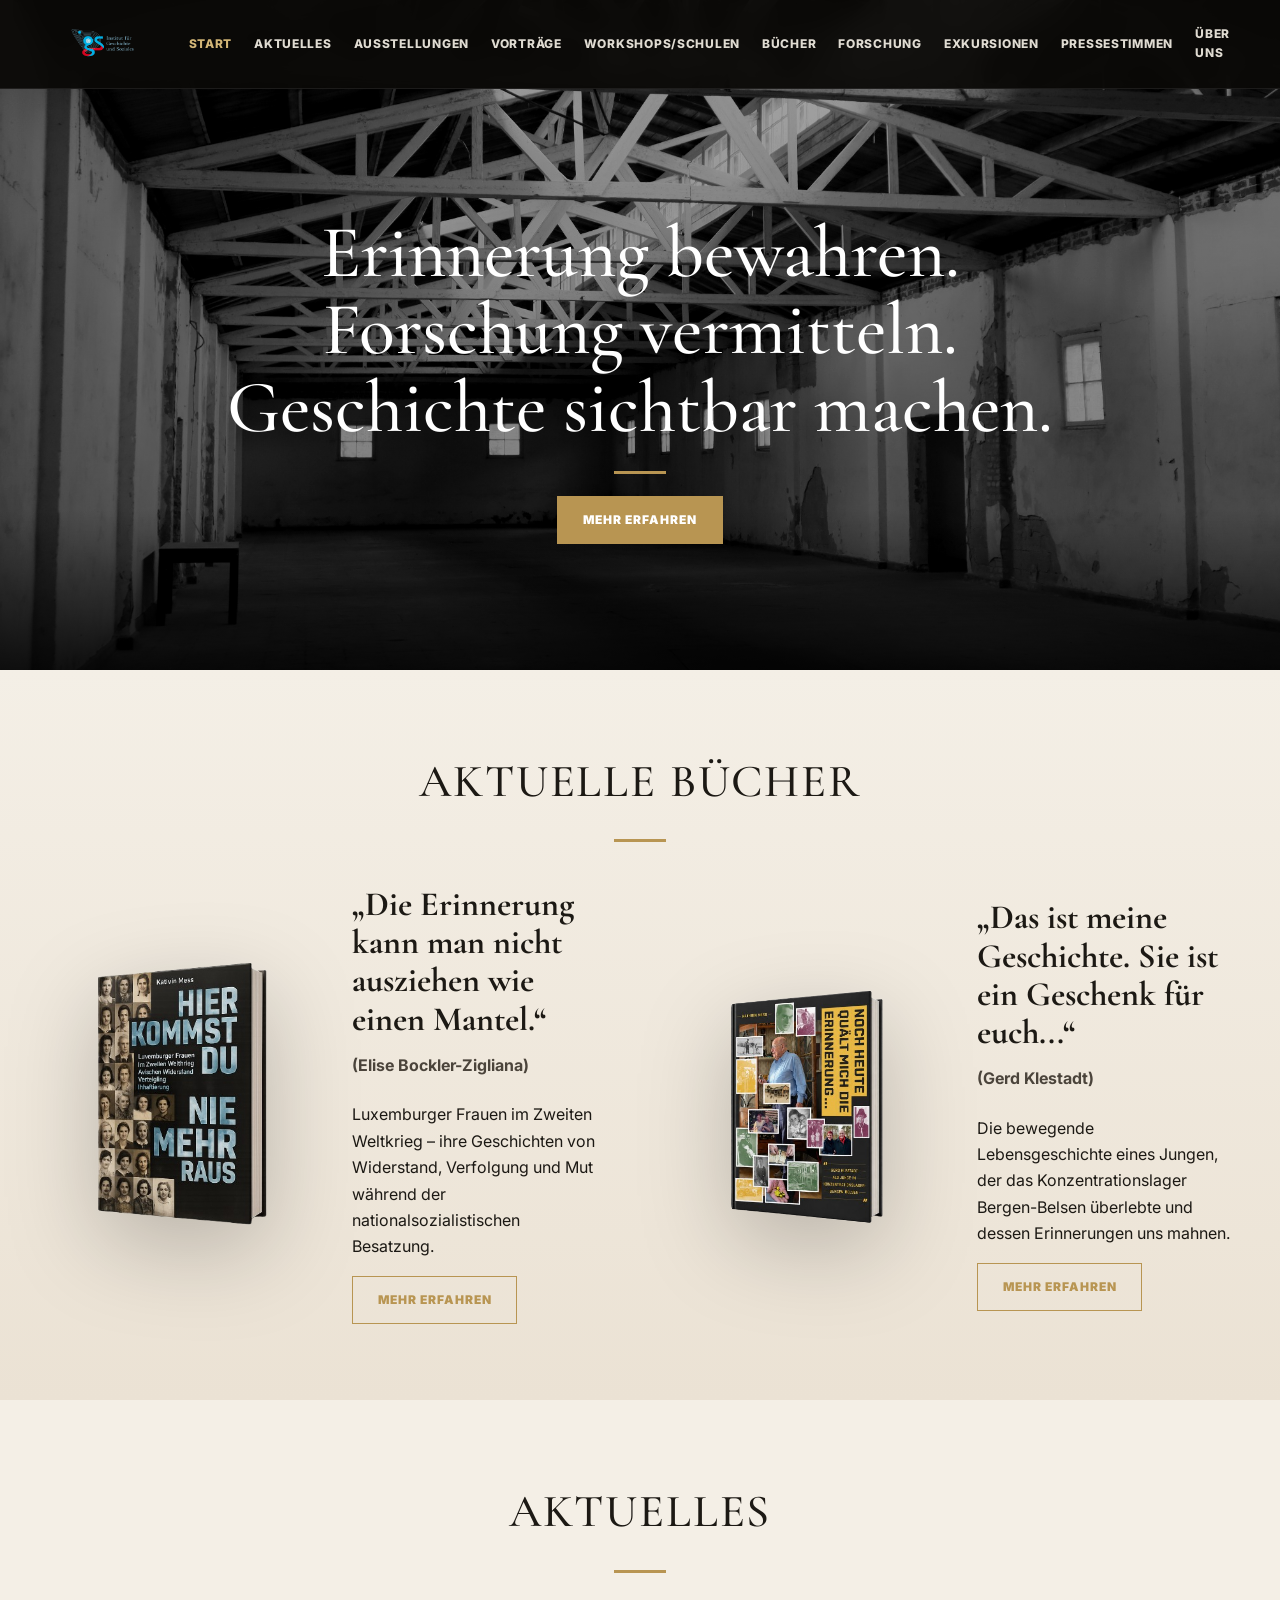
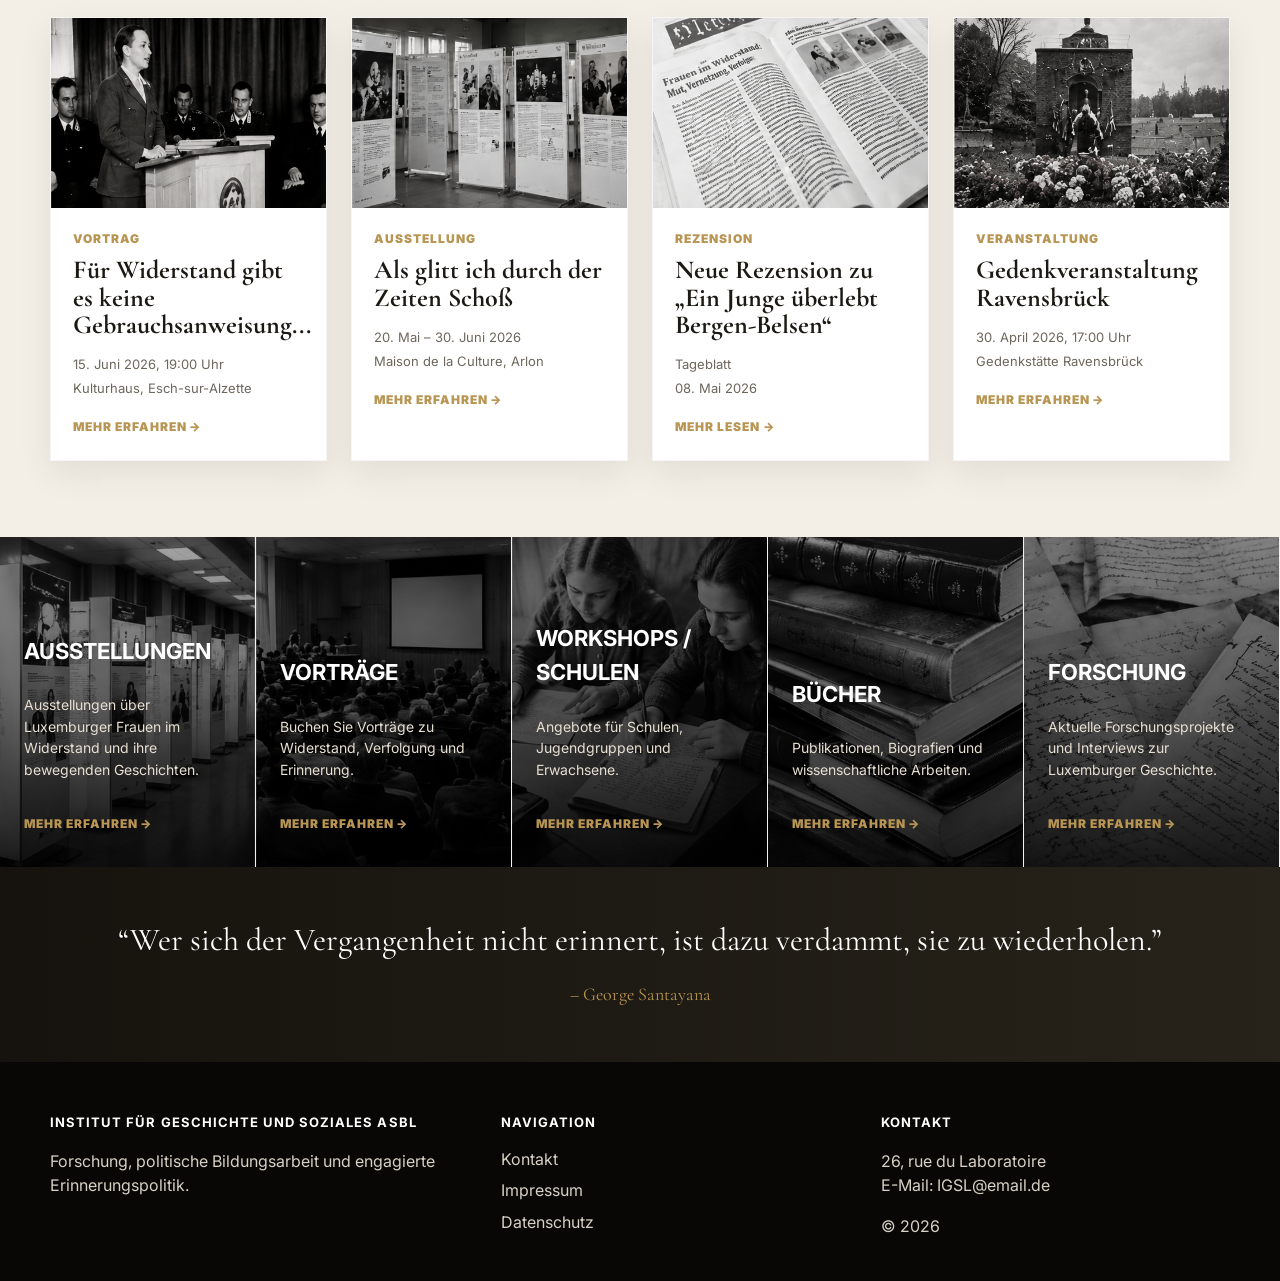
<file: index.html>
<!doctype html>
<html lang="de">
<head>
  <meta charset="utf-8">
  <meta name="viewport" content="width=device-width, initial-scale=1">
  <title>Start | Institut für Geschichte und Soziales</title>
  <meta name="description" content="Institut für Geschichte und Soziales ASBL – Forschung, Ausstellungen, Vorträge und politische Bildungsarbeit.">
  <link rel="preconnect" href="https://fonts.googleapis.com">
  <link rel="preconnect" href="https://fonts.gstatic.com" crossorigin>
  <link href="https://fonts.googleapis.com/css2?family=Cormorant+Garamond:wght@400;500;600;700&family=Inter:wght@400;600;700;800;900&display=swap" rel="stylesheet">
  <link rel="stylesheet" href="assets/css/style.css">
</head>
<body>
<header class="topbar">
  <div class="container nav">
    <a class="logo" href="index.html">
  <img src="assets/img/logo/igs-logo.png"
       alt="Institut für Geschichte und Soziales"
       class="logo-image">
</a>
    <nav class="menu">
      <a class="active" href="index.html">Start</a>
      <a class="" href="aktuelles.html">Aktuelles</a>
      <a class="" href="ausstellungen.html">Ausstellungen</a>
      <a class="" href="vortraege.html">Vorträge</a>
      <a class="" href="workshops.html">Workshops/Schulen</a>
      <a class="" href="buecher.html">Bücher</a>
      <a class="" href="forschung.html">Forschung</a>
      <a class="" href="exkursionen.html">Exkursionen</a>
      <a class="" href="presse.html">Pressestimmen</a>
      <a class="" href="ueber-uns.html">Über uns</a>
          </nav>
    <button class="mobile-toggle" aria-label="Menü öffnen">☰</button>
  </div>
</header>

<main>
<section class="hero" data-slideshow style="--hero-image:url('assets/img/hero/hero-01.jpg')">
  <div class="hero-inner">
    <h1>Erinnerung bewahren.<br>Forschung vermitteln.<br>Geschichte sichtbar machen.</h1>
    <div class="gold-line"></div>
    <a class="btn" href="ueber-uns.html">Mehr erfahren</a>
  </div>
</section>

<section class="section soft">
  <div class="container">
    <div class="section-title"><h2>Aktuelle Bücher</h2><div class="gold-line"></div></div>
    <div class="books-feature">
      <article class="book-card">
        <img class="book-cover" src="assets/img/books/book-frauen.png" alt="Buchcover Luxemburger Frauen im Zweiten Weltkrieg">
        <div>
          <h3 class="book-title">„Die Erinnerung kann man nicht ausziehen wie einen Mantel.“</h3>
          <div class="book-author">(Elise Bockler-Zigliana)</div>
          <p>Luxemburger Frauen im Zweiten Weltkrieg – ihre Geschichten von Widerstand, Verfolgung und Mut während der nationalsozialistischen Besatzung.</p>
          <a class="btn ghost" href="buecher.html">Mehr erfahren</a>
        </div>
      </article>
      <article class="book-card">
        <img class="book-cover" src="assets/img/books/book-klestadt.png" alt="Buchcover Gerd Klestadt">
        <div>
          <h3 class="book-title">„Das ist meine Geschichte. Sie ist ein Geschenk für euch...“</h3>
          <div class="book-author">(Gerd Klestadt)</div>
          <p>Die bewegende Lebensgeschichte eines Jungen, der das Konzentrationslager Bergen-Belsen überlebte und dessen Erinnerungen uns mahnen.</p>
          <a class="btn ghost" href="buecher.html">Mehr erfahren</a>
        </div>
      </article>
    </div>
  </div>
</section>

<section class="section">
  <div class="container">
    <div class="section-title"><h2>Aktuelles</h2><div class="gold-line"></div></div>
    <div class="grid grid-4">
      <article class="news-card"><img class="news-img" src="assets/img/news/vortrag.jpg"><div class="news-body"><div class="kicker">Vortrag</div><h3>Für Widerstand gibt es keine Gebrauchsanweisung...</h3><div class="meta"><span>15. Juni 2026, 19:00 Uhr</span><span>Kulturhaus, Esch-sur-Alzette</span></div><a class="link" href="aktuelles.html">Mehr erfahren →</a></div></article>
      <article class="news-card"><img class="news-img" src="assets/img/news/ausstellung.jpg"><div class="news-body"><div class="kicker">Ausstellung</div><h3>Als glitt ich durch der Zeiten Schoß</h3><div class="meta"><span>20. Mai – 30. Juni 2026</span><span>Maison de la Culture, Arlon</span></div><a class="link" href="ausstellungen.html">Mehr erfahren →</a></div></article>
      <article class="news-card"><img class="news-img" src="assets/img/news/rezension.jpg"><div class="news-body"><div class="kicker">Rezension</div><h3>Neue Rezension zu „Ein Junge überlebt Bergen-Belsen“</h3><div class="meta"><span>Tageblatt</span><span>08. Mai 2026</span></div><a class="link" href="presse.html">Mehr lesen →</a></div></article>
      <article class="news-card"><img class="news-img" src="assets/img/news/veranstaltung.jpg"><div class="news-body"><div class="kicker">Veranstaltung</div><h3>Gedenkveranstaltung Ravensbrück</h3><div class="meta"><span>30. April 2026, 17:00 Uhr</span><span>Gedenkstätte Ravensbrück</span></div><a class="link" href="aktuelles.html">Mehr erfahren →</a></div></article>
    </div>
  </div>
</section>

<section class="feature-tiles">
  <a class="tile" href="ausstellungen.html" style="--tile-img:url('assets/img/sections/ausstellungen.jpg')"><h3>Ausstellungen</h3><p>Ausstellungen über Luxemburger Frauen im Widerstand und ihre bewegenden Geschichten.</p><span class="link">Mehr erfahren →</span></a>
  <a class="tile" href="vortraege.html" style="--tile-img:url('assets/img/sections/vortraege.jpg')"><h3>Vorträge</h3><p>Buchen Sie Vorträge zu Widerstand, Verfolgung und Erinnerung.</p><span class="link">Mehr erfahren →</span></a>
  <a class="tile" href="workshops.html" style="--tile-img:url('assets/img/sections/workshops.jpg')"><h3>Workshops / Schulen</h3><p>Angebote für Schulen, Jugendgruppen und Erwachsene.</p><span class="link">Mehr erfahren →</span></a>
  <a class="tile" href="buecher.html" style="--tile-img:url('assets/img/sections/buecher.jpg')"><h3>Bücher</h3><p>Publikationen, Biografien und wissenschaftliche Arbeiten.</p><span class="link">Mehr erfahren →</span></a>
  <a class="tile" href="forschung.html" style="--tile-img:url('assets/img/sections/forschung.jpg')"><h3>Forschung</h3><p>Aktuelle Forschungsprojekte und Interviews zur Luxemburger Geschichte.</p><span class="link">Mehr erfahren →</span></a>
</section>

<section class="quote-band"><div class="container"><p class="quote">“Wer sich der Vergangenheit nicht erinnert, ist dazu verdammt, sie zu wiederholen.”<br><span style="font-size:18px;color:var(--gold)">– George Santayana</span></p></div></section>
</main>

<footer class="footer">
  <div class="container footer-grid">
    <div>
      <h4>Institut für Geschichte und Soziales ASBL</h4>
      <p>Forschung, politische Bildungsarbeit und engagierte Erinnerungspolitik.</p>
    </div>
    <div>
      <h4>Navigation</h4>
      <a href="kontakt.html">Kontakt</a>
      <a href="impressum.html">Impressum</a>
      <a href="datenschutz.html">Datenschutz</a>
    </div>
    <div>
      <h4>Kontakt</h4>
      <p>26, rue du Laboratoire<br>E-Mail: IGSL@email.de</p>
      <p>© 2026</p>
    </div>
  </div>
</footer>
<script src="assets/js/main.js"></script>
</body>
</html>
</file>
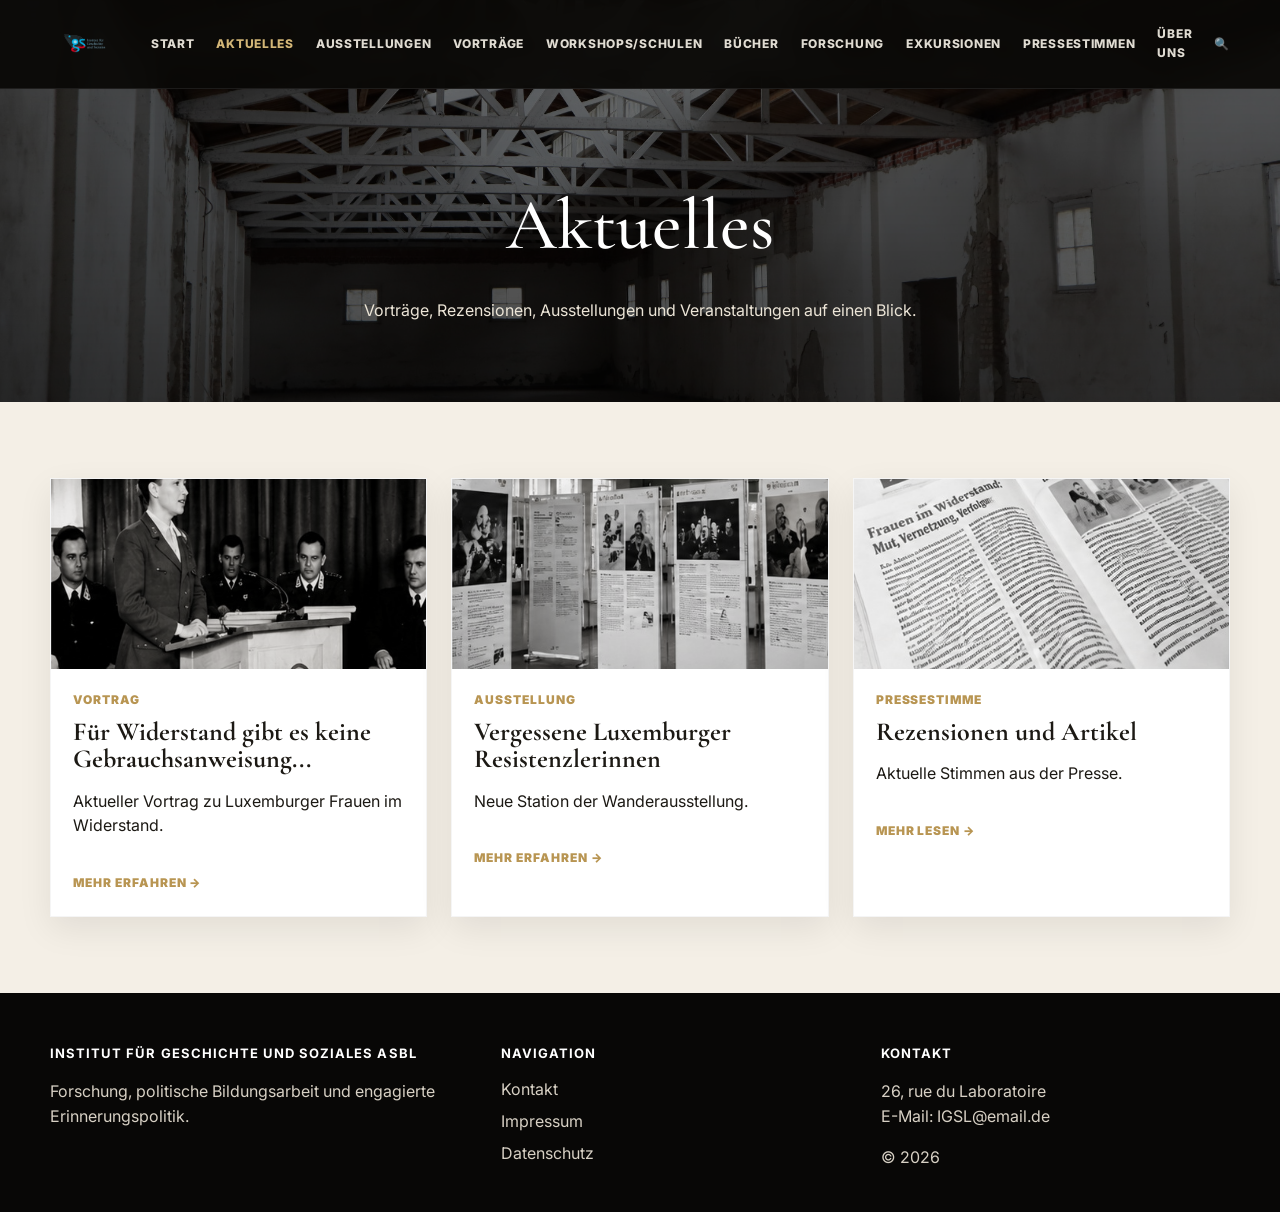
<file: aktuelles.html>
<!doctype html>
<html lang="de">
<head>
  <meta charset="utf-8">
  <meta name="viewport" content="width=device-width, initial-scale=1">
  <title>Aktuelles | Institut für Geschichte und Soziales</title>
  <meta name="description" content="Institut für Geschichte und Soziales ASBL – Forschung, Ausstellungen, Vorträge und politische Bildungsarbeit.">
  <link rel="preconnect" href="https://fonts.googleapis.com">
  <link rel="preconnect" href="https://fonts.gstatic.com" crossorigin>
  <link href="https://fonts.googleapis.com/css2?family=Cormorant+Garamond:wght@400;500;600;700&family=Inter:wght@400;600;700;800;900&display=swap" rel="stylesheet">
  <link rel="stylesheet" href="assets/css/style.css">
</head>
<body>
<header class="topbar">
  <div class="container nav">
    <a class="logo" href="index.html">
  <img src="assets/img/logo/igs-logo.png"
       alt="Institut für Geschichte und Soziales"
       class="logo-image">
</a>
    <nav class="menu">
      <a class="" href="index.html">Start</a>
      <a class="active" href="aktuelles.html">Aktuelles</a>
      <a class="" href="ausstellungen.html">Ausstellungen</a>
      <a class="" href="vortraege.html">Vorträge</a>
      <a class="" href="workshops.html">Workshops/Schulen</a>
      <a class="" href="buecher.html">Bücher</a>
      <a class="" href="forschung.html">Forschung</a>
      <a class="" href="exkursionen.html">Exkursionen</a>
      <a class="" href="presse.html">Pressestimmen</a>
      <a class="" href="ueber-uns.html">Über uns</a>
      <a href="#">🔍</a>
    </nav>
    <button class="mobile-toggle" aria-label="Menü öffnen">☰</button>
  </div>
</header>
<main><section class="subhero" style="--hero-image:url('assets/img/hero/hero-02.jpg')"><div class="container"><h1>Aktuelles</h1><p>Vorträge, Rezensionen, Ausstellungen und Veranstaltungen auf einen Blick.</p></div></section>
<section class="section"><div class="container"><div class="grid grid-3">
<article class="news-card"><img class="news-img" src="assets/img/news/vortrag.jpg"><div class="news-body"><div class="kicker">Vortrag</div><h3>Für Widerstand gibt es keine Gebrauchsanweisung...</h3><p>Aktueller Vortrag zu Luxemburger Frauen im Widerstand.</p><a class="link">Mehr erfahren →</a></div></article>
<article class="news-card"><img class="news-img" src="assets/img/news/ausstellung.jpg"><div class="news-body"><div class="kicker">Ausstellung</div><h3>Vergessene Luxemburger Resistenzlerinnen</h3><p>Neue Station der Wanderausstellung.</p><a class="link">Mehr erfahren →</a></div></article>
<article class="news-card"><img class="news-img" src="assets/img/news/rezension.jpg"><div class="news-body"><div class="kicker">Pressestimme</div><h3>Rezensionen und Artikel</h3><p>Aktuelle Stimmen aus der Presse.</p><a class="link">Mehr lesen →</a></div></article>
</div></div></section></main>
<footer class="footer">
  <div class="container footer-grid">
    <div>
      <h4>Institut für Geschichte und Soziales ASBL</h4>
      <p>Forschung, politische Bildungsarbeit und engagierte Erinnerungspolitik.</p>
    </div>
    <div>
      <h4>Navigation</h4>
      <a href="kontakt.html">Kontakt</a>
      <a href="impressum.html">Impressum</a>
      <a href="datenschutz.html">Datenschutz</a>
    </div>
    <div>
      <h4>Kontakt</h4>
      <p>26, rue du Laboratoire<br>E-Mail: IGSL@email.de</p>
      <p>© 2026</p>
    </div>
  </div>
</footer>
<script src="assets/js/main.js"></script>
</body>
</html>
</file>
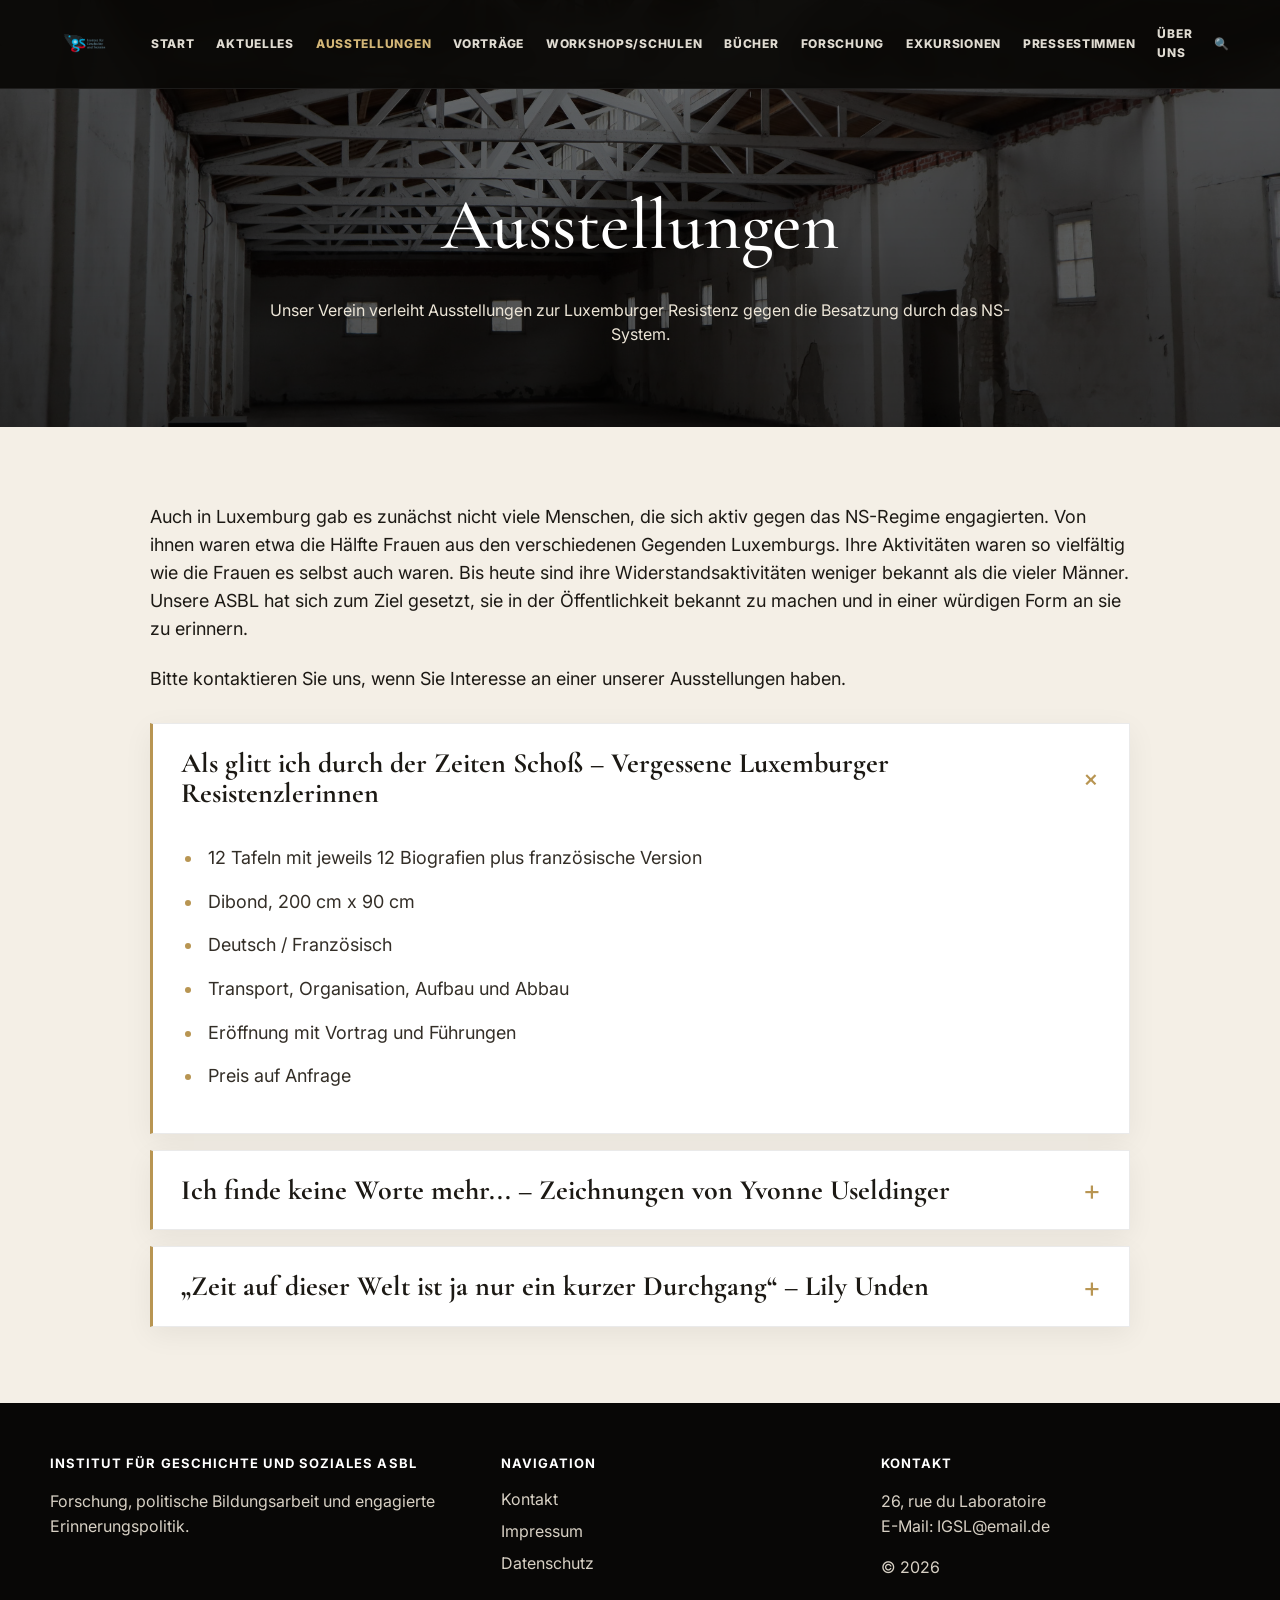
<file: ausstellungen.html>
<!doctype html>
<html lang="de">
<head>
  <meta charset="utf-8">
  <meta name="viewport" content="width=device-width, initial-scale=1">
  <title>Ausstellungen | Institut für Geschichte und Soziales</title>
  <meta name="description" content="Institut für Geschichte und Soziales ASBL – Forschung, Ausstellungen, Vorträge und politische Bildungsarbeit.">
  <link rel="preconnect" href="https://fonts.googleapis.com">
  <link rel="preconnect" href="https://fonts.gstatic.com" crossorigin>
  <link href="https://fonts.googleapis.com/css2?family=Cormorant+Garamond:wght@400;500;600;700&family=Inter:wght@400;600;700;800;900&display=swap" rel="stylesheet">
  <link rel="stylesheet" href="assets/css/style.css">
</head>
<body>
<header class="topbar">
  <div class="container nav">
    <a class="logo" href="index.html">
  <img src="assets/img/logo/igs-logo.png"
       alt="Institut für Geschichte und Soziales"
       class="logo-image">
</a>
    <nav class="menu">
      <a class="" href="index.html">Start</a>
      <a class="" href="aktuelles.html">Aktuelles</a>
      <a class="active" href="ausstellungen.html">Ausstellungen</a>
      <a class="" href="vortraege.html">Vorträge</a>
      <a class="" href="workshops.html">Workshops/Schulen</a>
      <a class="" href="buecher.html">Bücher</a>
      <a class="" href="forschung.html">Forschung</a>
      <a class="" href="exkursionen.html">Exkursionen</a>
      <a class="" href="presse.html">Pressestimmen</a>
      <a class="" href="ueber-uns.html">Über uns</a>
      <a href="#">🔍</a>
    </nav>
    <button class="mobile-toggle" aria-label="Menü öffnen">☰</button>
  </div>
</header>
<main><section class="subhero" style="--hero-image:url('assets/img/hero/hero-03.jpg')"><div class="container"><h1>Ausstellungen</h1><p>Unser Verein verleiht Ausstellungen zur Luxemburger Resistenz gegen die Besatzung durch das NS-System.</p></div></section>
<section class="section"><div class="container prose">
<p>Auch in Luxemburg gab es zunächst nicht viele Menschen, die sich aktiv gegen das NS-Regime engagierten. Von ihnen waren etwa die Hälfte Frauen aus den verschiedenen Gegenden Luxemburgs. Ihre Aktivitäten waren so vielfältig wie die Frauen es selbst auch waren. Bis heute sind ihre Widerstandsaktivitäten weniger bekannt als die vieler Männer. Unsere ASBL hat sich zum Ziel gesetzt, sie in der Öffentlichkeit bekannt zu machen und in einer würdigen Form an sie zu erinnern.</p>
<p>Bitte kontaktieren Sie uns, wenn Sie Interesse an einer unserer Ausstellungen haben.</p>
<div class="accordion">
<div class="acc-item open"><div class="acc-head"><h3>Als glitt ich durch der Zeiten Schoß – Vergessene Luxemburger Resistenzlerinnen</h3><span>+</span></div><div class="acc-content"><ul><li>12 Tafeln mit jeweils 12 Biografien plus französische Version</li><li>Dibond, 200 cm x 90 cm</li><li>Deutsch / Französisch</li><li>Transport, Organisation, Aufbau und Abbau</li><li>Eröffnung mit Vortrag und Führungen</li><li>Preis auf Anfrage</li></ul></div></div>
<div class="acc-item"><div class="acc-head"><h3>Ich finde keine Worte mehr... – Zeichnungen von Yvonne Useldinger</h3><span>+</span></div><div class="acc-content"><ul><li>15 Tafeln mit Handreichung für pädagogische Anleitungen</li><li>Dibond, 200 cm x 90 cm</li><li>Sprache: Deutsch</li><li>Vortrag: Kunst als Überlebensmittel im Frauen-KZ Ravensbrück</li><li>Führungen für Schulen, Gemeinden und Gruppen</li></ul></div></div>
<div class="acc-item"><div class="acc-head"><h3>„Zeit auf dieser Welt ist ja nur ein kurzer Durchgang“ – Lily Unden</h3><span>+</span></div><div class="acc-content"><ul><li>Bildermenge nach Absprache, 2 biografische Tafeln</li><li>Dibond, 200 cm x 90 cm</li><li>Deutsch / Französisch</li><li>Eröffnung mit Vortrag zur Resistenzlerin Lily Unden</li></ul></div></div>
</div></div></section></main>
<footer class="footer">
  <div class="container footer-grid">
    <div>
      <h4>Institut für Geschichte und Soziales ASBL</h4>
      <p>Forschung, politische Bildungsarbeit und engagierte Erinnerungspolitik.</p>
    </div>
    <div>
      <h4>Navigation</h4>
      <a href="kontakt.html">Kontakt</a>
      <a href="impressum.html">Impressum</a>
      <a href="datenschutz.html">Datenschutz</a>
    </div>
    <div>
      <h4>Kontakt</h4>
      <p>26, rue du Laboratoire<br>E-Mail: IGSL@email.de</p>
      <p>© 2026</p>
    </div>
  </div>
</footer>
<script src="assets/js/main.js"></script>
</body>
</html>
</file>
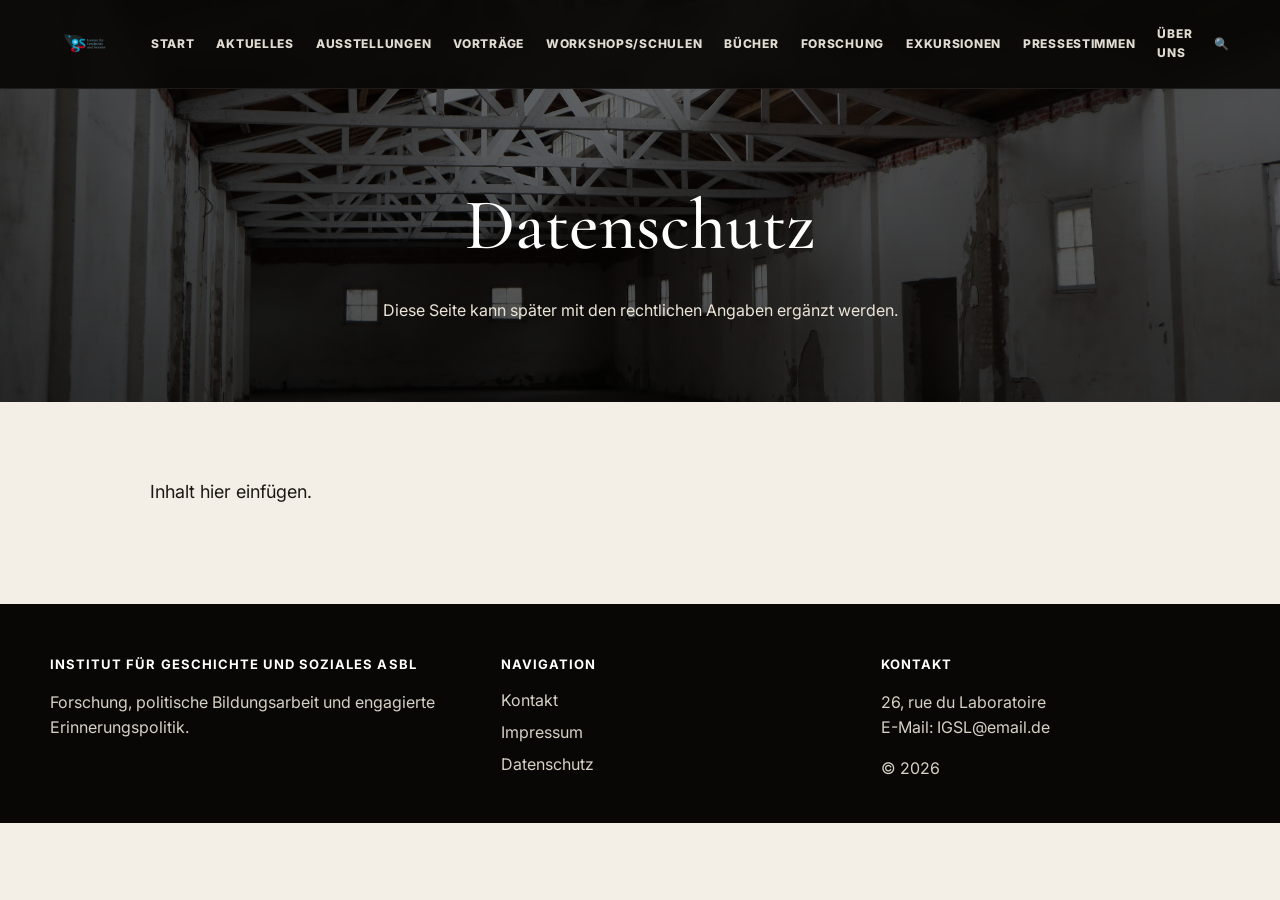
<file: datenschutz.html>
<!doctype html>
<html lang="de">
<head>
  <meta charset="utf-8">
  <meta name="viewport" content="width=device-width, initial-scale=1">
  <title>Datenschutz | Institut für Geschichte und Soziales</title>
  <meta name="description" content="Institut für Geschichte und Soziales ASBL – Forschung, Ausstellungen, Vorträge und politische Bildungsarbeit.">
  <link rel="preconnect" href="https://fonts.googleapis.com">
  <link rel="preconnect" href="https://fonts.gstatic.com" crossorigin>
  <link href="https://fonts.googleapis.com/css2?family=Cormorant+Garamond:wght@400;500;600;700&family=Inter:wght@400;600;700;800;900&display=swap" rel="stylesheet">
  <link rel="stylesheet" href="assets/css/style.css">
</head>
<body>
<header class="topbar">
  <div class="container nav">
   <a class="logo" href="index.html">
  <img src="assets/img/logo/igs-logo.png"
       alt="Institut für Geschichte und Soziales"
       class="logo-image">
</a>
    <nav class="menu">
      <a class="" href="index.html">Start</a>
      <a class="" href="aktuelles.html">Aktuelles</a>
      <a class="" href="ausstellungen.html">Ausstellungen</a>
      <a class="" href="vortraege.html">Vorträge</a>
      <a class="" href="workshops.html">Workshops/Schulen</a>
      <a class="" href="buecher.html">Bücher</a>
      <a class="" href="forschung.html">Forschung</a>
      <a class="" href="exkursionen.html">Exkursionen</a>
      <a class="" href="presse.html">Pressestimmen</a>
      <a class="" href="ueber-uns.html">Über uns</a>
      <a href="#">🔍</a>
    </nav>
    <button class="mobile-toggle" aria-label="Menü öffnen">☰</button>
  </div>
</header>
<main><section class="subhero" style="--hero-image:url('assets/img/hero/hero-02.jpg')"><div class="container"><h1>Datenschutz</h1><p>Diese Seite kann später mit den rechtlichen Angaben ergänzt werden.</p></div></section><section class='section'><div class='container prose'><p>Inhalt hier einfügen.</p></div></section></main>
<footer class="footer">
  <div class="container footer-grid">
    <div>
      <h4>Institut für Geschichte und Soziales ASBL</h4>
      <p>Forschung, politische Bildungsarbeit und engagierte Erinnerungspolitik.</p>
    </div>
    <div>
      <h4>Navigation</h4>
      <a href="kontakt.html">Kontakt</a>
      <a href="impressum.html">Impressum</a>
      <a href="datenschutz.html">Datenschutz</a>
    </div>
    <div>
      <h4>Kontakt</h4>
      <p>26, rue du Laboratoire<br>E-Mail: IGSL@email.de</p>
      <p>© 2026</p>
    </div>
  </div>
</footer>
<script src="assets/js/main.js"></script>
</body>
</html>
</file>
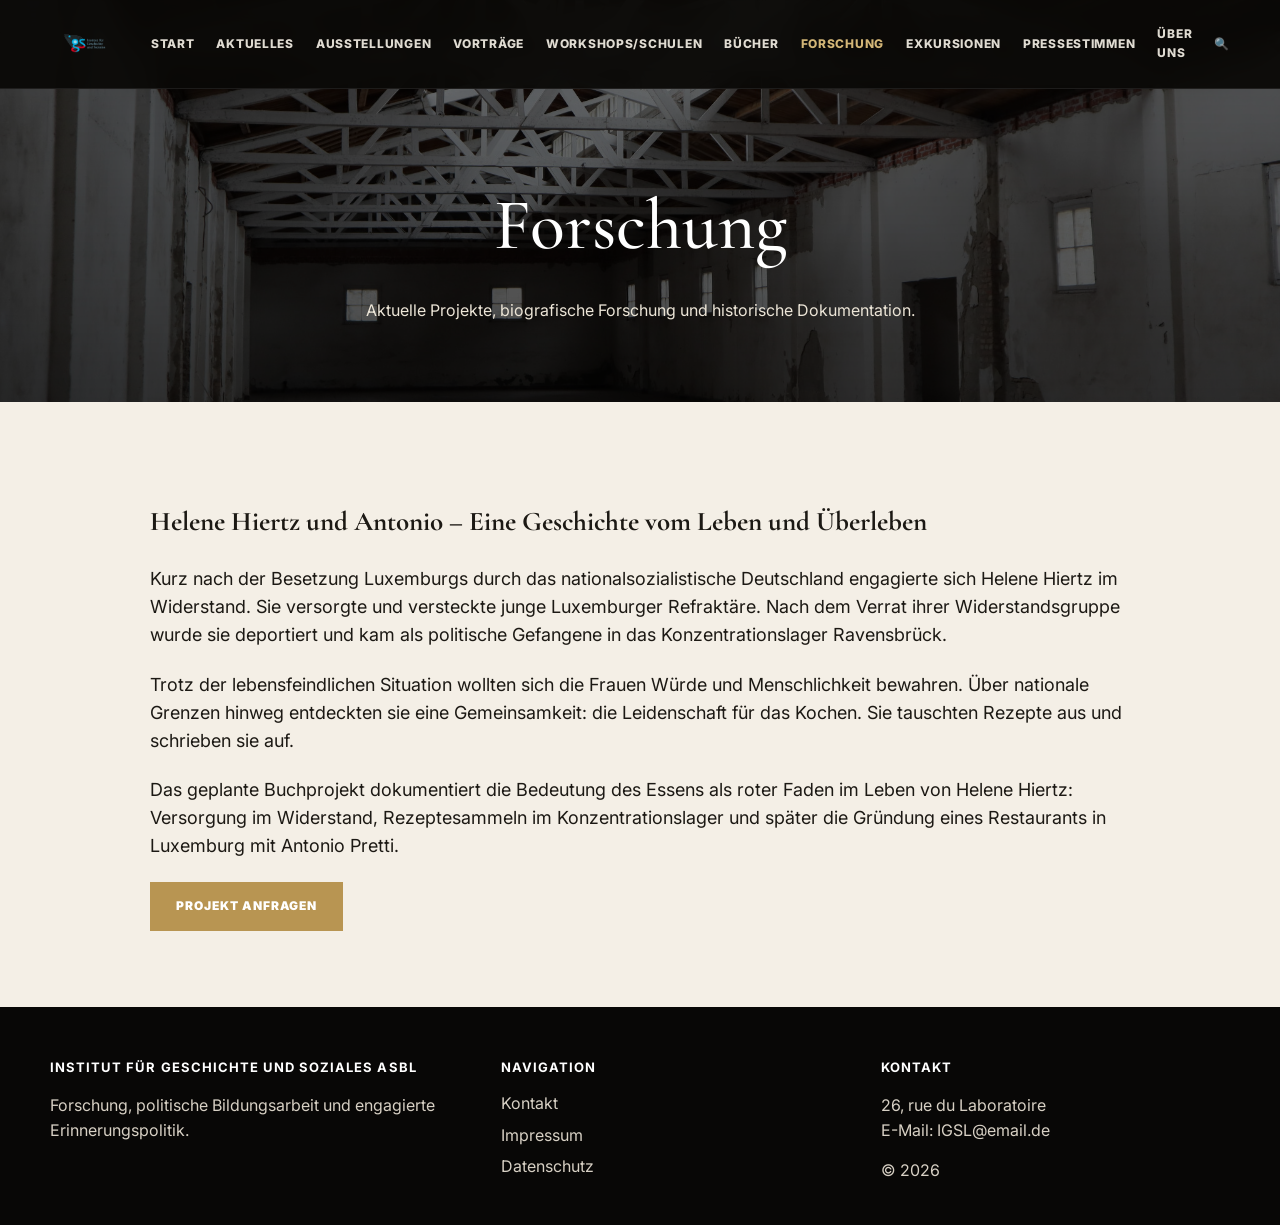
<file: forschung.html>
<!doctype html>
<html lang="de">
<head>
  <meta charset="utf-8">
  <meta name="viewport" content="width=device-width, initial-scale=1">
  <title>Forschung | Institut für Geschichte und Soziales</title>
  <meta name="description" content="Institut für Geschichte und Soziales ASBL – Forschung, Ausstellungen, Vorträge und politische Bildungsarbeit.">
  <link rel="preconnect" href="https://fonts.googleapis.com">
  <link rel="preconnect" href="https://fonts.gstatic.com" crossorigin>
  <link href="https://fonts.googleapis.com/css2?family=Cormorant+Garamond:wght@400;500;600;700&family=Inter:wght@400;600;700;800;900&display=swap" rel="stylesheet">
  <link rel="stylesheet" href="assets/css/style.css">
</head>
<body>
<header class="topbar">
  <div class="container nav">
    <a class="logo" href="index.html">
  <img src="assets/img/logo/igs-logo.png"
       alt="Institut für Geschichte und Soziales"
       class="logo-image">
</a>
    <nav class="menu">
      <a class="" href="index.html">Start</a>
      <a class="" href="aktuelles.html">Aktuelles</a>
      <a class="" href="ausstellungen.html">Ausstellungen</a>
      <a class="" href="vortraege.html">Vorträge</a>
      <a class="" href="workshops.html">Workshops/Schulen</a>
      <a class="" href="buecher.html">Bücher</a>
      <a class="active" href="forschung.html">Forschung</a>
      <a class="" href="exkursionen.html">Exkursionen</a>
      <a class="" href="presse.html">Pressestimmen</a>
      <a class="" href="ueber-uns.html">Über uns</a>
      <a href="#">🔍</a>
    </nav>
    <button class="mobile-toggle" aria-label="Menü öffnen">☰</button>
  </div>
</header>
<main><section class="subhero" style="--hero-image:url('assets/img/hero/hero-03.jpg')"><div class="container"><h1>Forschung</h1><p>Aktuelle Projekte, biografische Forschung und historische Dokumentation.</p></div></section>
<section class="section"><div class="container prose">
<h2 class="serif">Helene Hiertz und Antonio – Eine Geschichte vom Leben und Überleben</h2>
<p>Kurz nach der Besetzung Luxemburgs durch das nationalsozialistische Deutschland engagierte sich Helene Hiertz im Widerstand. Sie versorgte und versteckte junge Luxemburger Refraktäre. Nach dem Verrat ihrer Widerstandsgruppe wurde sie deportiert und kam als politische Gefangene in das Konzentrationslager Ravensbrück.</p>
<p>Trotz der lebensfeindlichen Situation wollten sich die Frauen Würde und Menschlichkeit bewahren. Über nationale Grenzen hinweg entdeckten sie eine Gemeinsamkeit: die Leidenschaft für das Kochen. Sie tauschten Rezepte aus und schrieben sie auf.</p>
<p>Das geplante Buchprojekt dokumentiert die Bedeutung des Essens als roter Faden im Leben von Helene Hiertz: Versorgung im Widerstand, Rezeptesammeln im Konzentrationslager und später die Gründung eines Restaurants in Luxemburg mit Antonio Pretti.</p>
<a class="btn" href="kontakt.html">Projekt anfragen</a>
</div></section></main>
<footer class="footer">
  <div class="container footer-grid">
    <div>
      <h4>Institut für Geschichte und Soziales ASBL</h4>
      <p>Forschung, politische Bildungsarbeit und engagierte Erinnerungspolitik.</p>
    </div>
    <div>
      <h4>Navigation</h4>
      <a href="kontakt.html">Kontakt</a>
      <a href="impressum.html">Impressum</a>
      <a href="datenschutz.html">Datenschutz</a>
    </div>
    <div>
      <h4>Kontakt</h4>
      <p>26, rue du Laboratoire<br>E-Mail: IGSL@email.de</p>
      <p>© 2026</p>
    </div>
  </div>
</footer>
<script src="assets/js/main.js"></script>
</body>
</html>
</file>
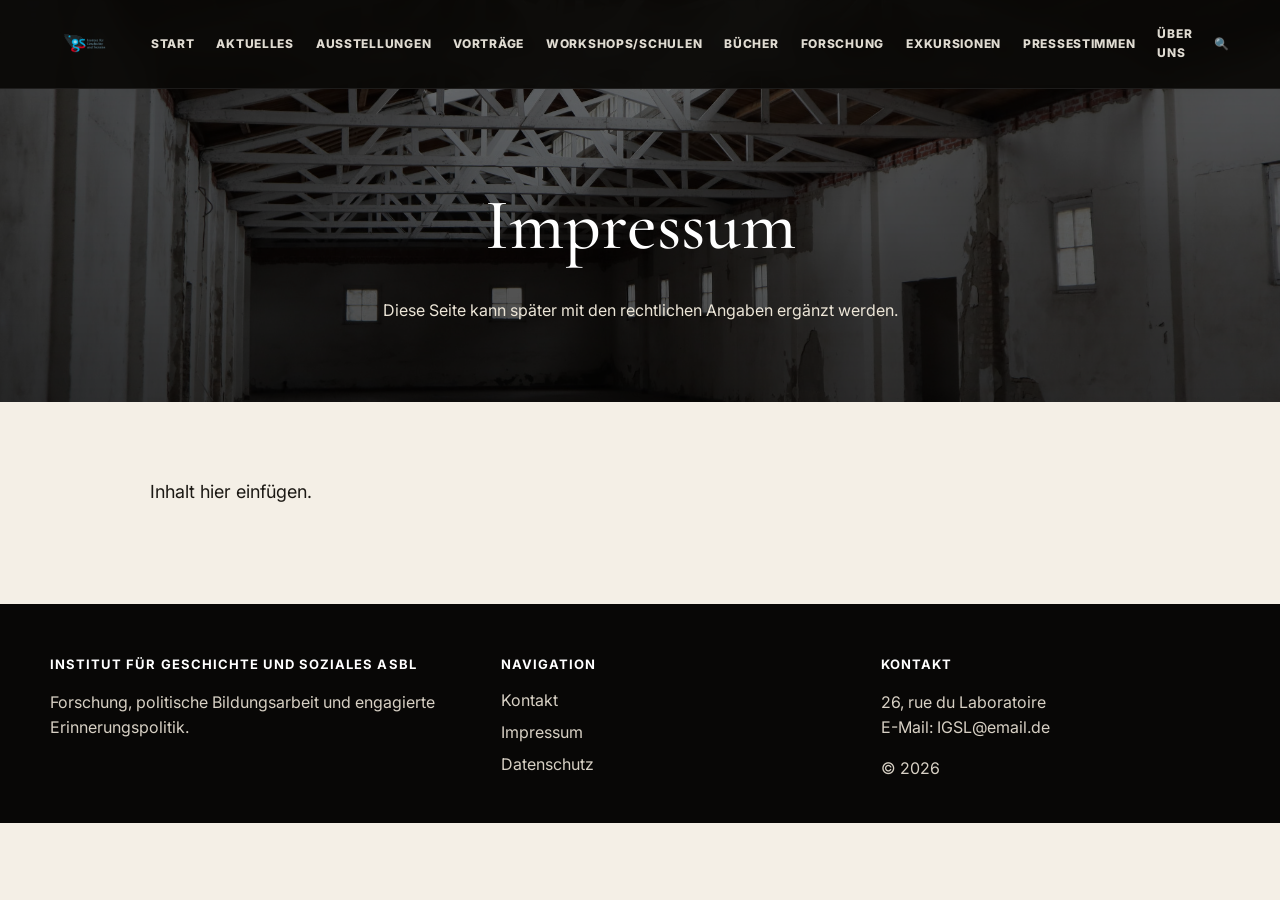
<file: impressum.html>
<!doctype html>
<html lang="de">
<head>
  <meta charset="utf-8">
  <meta name="viewport" content="width=device-width, initial-scale=1">
  <title>Impressum | Institut für Geschichte und Soziales</title>
  <meta name="description" content="Institut für Geschichte und Soziales ASBL – Forschung, Ausstellungen, Vorträge und politische Bildungsarbeit.">
  <link rel="preconnect" href="https://fonts.googleapis.com">
  <link rel="preconnect" href="https://fonts.gstatic.com" crossorigin>
  <link href="https://fonts.googleapis.com/css2?family=Cormorant+Garamond:wght@400;500;600;700&family=Inter:wght@400;600;700;800;900&display=swap" rel="stylesheet">
  <link rel="stylesheet" href="assets/css/style.css">
</head>
<body>
<header class="topbar">
  <div class="container nav">
   <a class="logo" href="index.html">
  <img src="assets/img/logo/igs-logo.png"
       alt="Institut für Geschichte und Soziales"
       class="logo-image">
</a>
    <nav class="menu">
      <a class="" href="index.html">Start</a>
      <a class="" href="aktuelles.html">Aktuelles</a>
      <a class="" href="ausstellungen.html">Ausstellungen</a>
      <a class="" href="vortraege.html">Vorträge</a>
      <a class="" href="workshops.html">Workshops/Schulen</a>
      <a class="" href="buecher.html">Bücher</a>
      <a class="" href="forschung.html">Forschung</a>
      <a class="" href="exkursionen.html">Exkursionen</a>
      <a class="" href="presse.html">Pressestimmen</a>
      <a class="" href="ueber-uns.html">Über uns</a>
      <a href="#">🔍</a>
    </nav>
    <button class="mobile-toggle" aria-label="Menü öffnen">☰</button>
  </div>
</header>
<main><section class="subhero" style="--hero-image:url('assets/img/hero/hero-02.jpg')"><div class="container"><h1>Impressum</h1><p>Diese Seite kann später mit den rechtlichen Angaben ergänzt werden.</p></div></section><section class='section'><div class='container prose'><p>Inhalt hier einfügen.</p></div></section></main>
<footer class="footer">
  <div class="container footer-grid">
    <div>
      <h4>Institut für Geschichte und Soziales ASBL</h4>
      <p>Forschung, politische Bildungsarbeit und engagierte Erinnerungspolitik.</p>
    </div>
    <div>
      <h4>Navigation</h4>
      <a href="kontakt.html">Kontakt</a>
      <a href="impressum.html">Impressum</a>
      <a href="datenschutz.html">Datenschutz</a>
    </div>
    <div>
      <h4>Kontakt</h4>
      <p>26, rue du Laboratoire<br>E-Mail: IGSL@email.de</p>
      <p>© 2026</p>
    </div>
  </div>
</footer>
<script src="assets/js/main.js"></script>
</body>
</html>
</file>
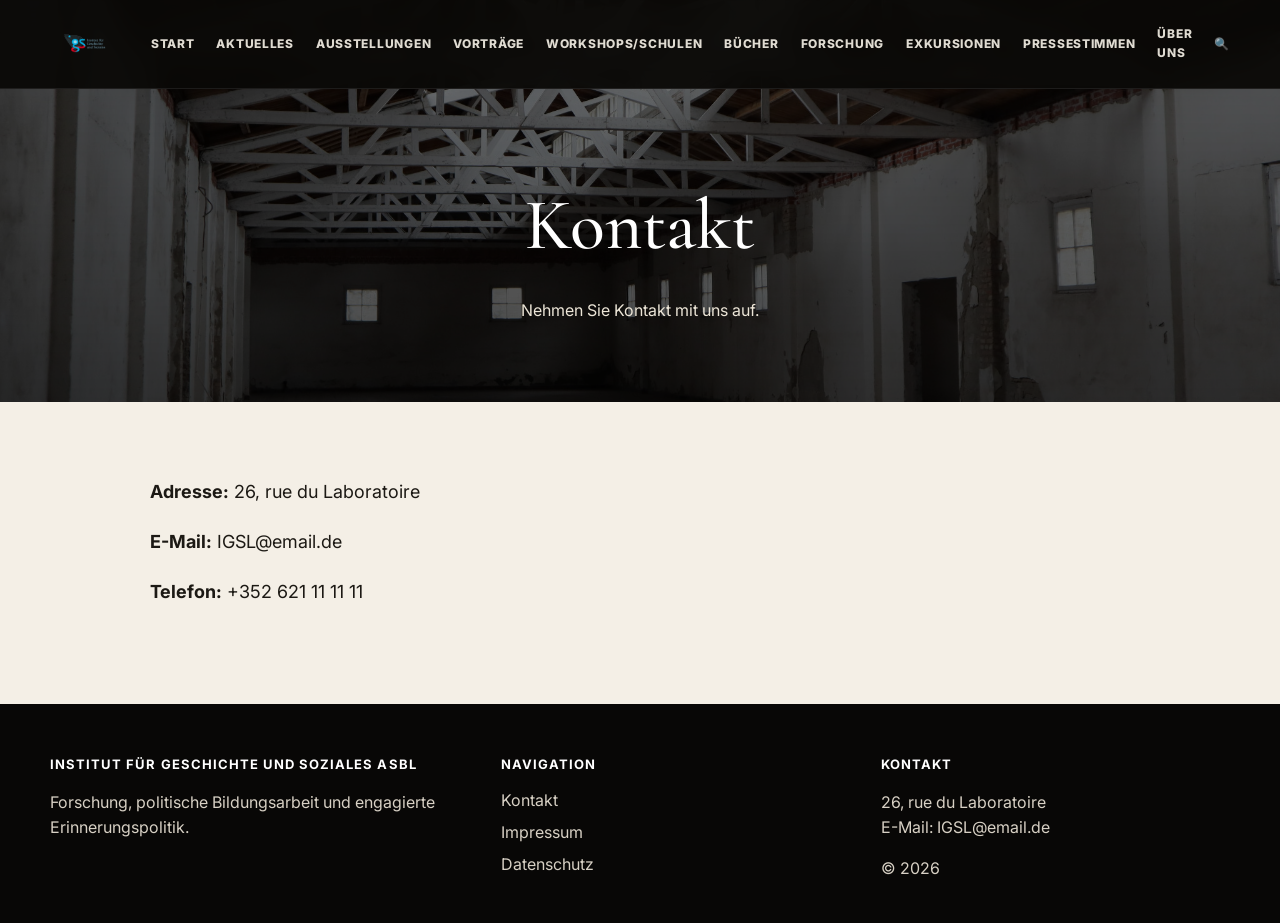
<file: kontakt.html>
<!doctype html>
<html lang="de">
<head>
  <meta charset="utf-8">
  <meta name="viewport" content="width=device-width, initial-scale=1">
  <title>Kontakt | Institut für Geschichte und Soziales</title>
  <meta name="description" content="Institut für Geschichte und Soziales ASBL – Forschung, Ausstellungen, Vorträge und politische Bildungsarbeit.">
  <link rel="preconnect" href="https://fonts.googleapis.com">
  <link rel="preconnect" href="https://fonts.gstatic.com" crossorigin>
  <link href="https://fonts.googleapis.com/css2?family=Cormorant+Garamond:wght@400;500;600;700&family=Inter:wght@400;600;700;800;900&display=swap" rel="stylesheet">
  <link rel="stylesheet" href="assets/css/style.css">
</head>
<body>
<header class="topbar">
  <div class="container nav">
    <a class="logo" href="index.html">
  <img src="assets/img/logo/igs-logo.png"
       alt="Institut für Geschichte und Soziales"
       class="logo-image">
</a>
    <nav class="menu">
      <a class="" href="index.html">Start</a>
      <a class="" href="aktuelles.html">Aktuelles</a>
      <a class="" href="ausstellungen.html">Ausstellungen</a>
      <a class="" href="vortraege.html">Vorträge</a>
      <a class="" href="workshops.html">Workshops/Schulen</a>
      <a class="" href="buecher.html">Bücher</a>
      <a class="" href="forschung.html">Forschung</a>
      <a class="" href="exkursionen.html">Exkursionen</a>
      <a class="" href="presse.html">Pressestimmen</a>
      <a class="" href="ueber-uns.html">Über uns</a>
      <a href="#">🔍</a>
    </nav>
    <button class="mobile-toggle" aria-label="Menü öffnen">☰</button>
  </div>
</header>
<main><section class="subhero" style="--hero-image:url('assets/img/hero/hero-02.jpg')"><div class="container"><h1>Kontakt</h1><p>Nehmen Sie Kontakt mit uns auf.</p></div></section><section class="section"><div class="container prose"><p><strong>Adresse:</strong> 26, rue du Laboratoire</p><p><strong>E-Mail:</strong> IGSL@email.de</p><p><strong>Telefon:</strong> +352 621 11 11 11</p></div></section></main>
<footer class="footer">
  <div class="container footer-grid">
    <div>
      <h4>Institut für Geschichte und Soziales ASBL</h4>
      <p>Forschung, politische Bildungsarbeit und engagierte Erinnerungspolitik.</p>
    </div>
    <div>
      <h4>Navigation</h4>
      <a href="kontakt.html">Kontakt</a>
      <a href="impressum.html">Impressum</a>
      <a href="datenschutz.html">Datenschutz</a>
    </div>
    <div>
      <h4>Kontakt</h4>
      <p>26, rue du Laboratoire<br>E-Mail: IGSL@email.de</p>
      <p>© 2026</p>
    </div>
  </div>
</footer>
<script src="assets/js/main.js"></script>
</body>
</html>
</file>
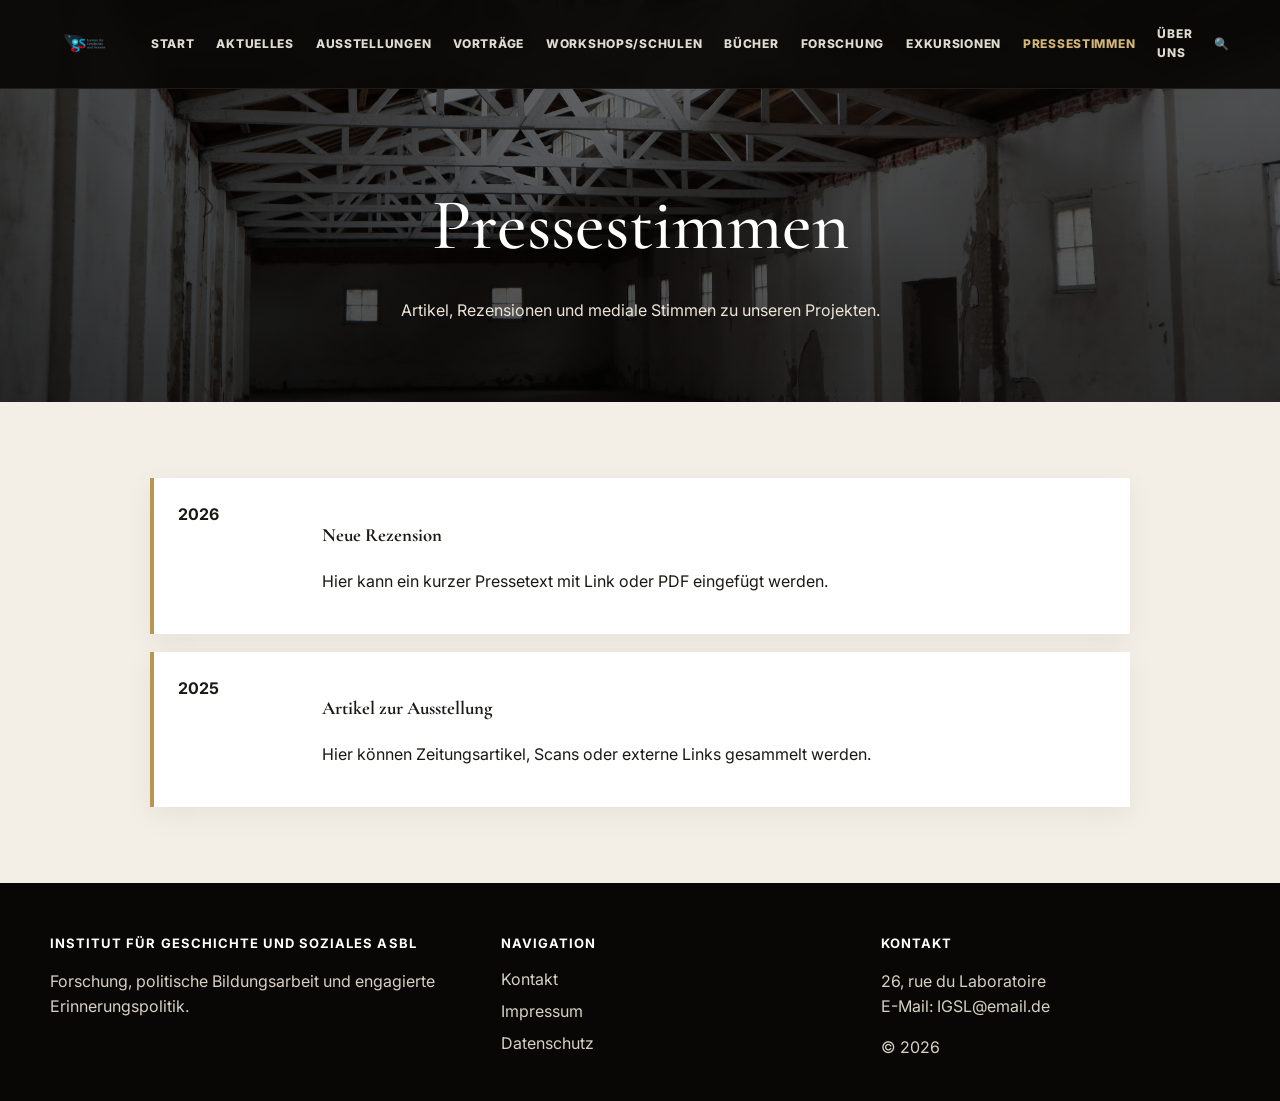
<file: presse.html>
<!doctype html>
<html lang="de">
<head>
  <meta charset="utf-8">
  <meta name="viewport" content="width=device-width, initial-scale=1">
  <title>Pressestimmen | Institut für Geschichte und Soziales</title>
  <meta name="description" content="Institut für Geschichte und Soziales ASBL – Forschung, Ausstellungen, Vorträge und politische Bildungsarbeit.">
  <link rel="preconnect" href="https://fonts.googleapis.com">
  <link rel="preconnect" href="https://fonts.gstatic.com" crossorigin>
  <link href="https://fonts.googleapis.com/css2?family=Cormorant+Garamond:wght@400;500;600;700&family=Inter:wght@400;600;700;800;900&display=swap" rel="stylesheet">
  <link rel="stylesheet" href="assets/css/style.css">
</head>
<body>
<header class="topbar">
  <div class="container nav">
    <a class="logo" href="index.html">
  <img src="assets/img/logo/igs-logo.png"
       alt="Institut für Geschichte und Soziales"
       class="logo-image">
</a>
    <nav class="menu">
      <a class="" href="index.html">Start</a>
      <a class="" href="aktuelles.html">Aktuelles</a>
      <a class="" href="ausstellungen.html">Ausstellungen</a>
      <a class="" href="vortraege.html">Vorträge</a>
      <a class="" href="workshops.html">Workshops/Schulen</a>
      <a class="" href="buecher.html">Bücher</a>
      <a class="" href="forschung.html">Forschung</a>
      <a class="" href="exkursionen.html">Exkursionen</a>
      <a class="active" href="presse.html">Pressestimmen</a>
      <a class="" href="ueber-uns.html">Über uns</a>
      <a href="#">🔍</a>
    </nav>
    <button class="mobile-toggle" aria-label="Menü öffnen">☰</button>
  </div>
</header>
<main><section class="subhero" style="--hero-image:url('assets/img/hero/hero-02.jpg')"><div class="container"><h1>Pressestimmen</h1><p>Artikel, Rezensionen und mediale Stimmen zu unseren Projekten.</p></div></section>
<section class="section"><div class="container timeline">
<div class="timeline-item"><strong>2026</strong><div><h3 class="serif">Neue Rezension</h3><p>Hier kann ein kurzer Pressetext mit Link oder PDF eingefügt werden.</p></div></div>
<div class="timeline-item"><strong>2025</strong><div><h3 class="serif">Artikel zur Ausstellung</h3><p>Hier können Zeitungsartikel, Scans oder externe Links gesammelt werden.</p></div></div>
</div></section></main>
<footer class="footer">
  <div class="container footer-grid">
    <div>
      <h4>Institut für Geschichte und Soziales ASBL</h4>
      <p>Forschung, politische Bildungsarbeit und engagierte Erinnerungspolitik.</p>
    </div>
    <div>
      <h4>Navigation</h4>
      <a href="kontakt.html">Kontakt</a>
      <a href="impressum.html">Impressum</a>
      <a href="datenschutz.html">Datenschutz</a>
    </div>
    <div>
      <h4>Kontakt</h4>
      <p>26, rue du Laboratoire<br>E-Mail: IGSL@email.de</p>
      <p>© 2026</p>
    </div>
  </div>
</footer>
<script src="assets/js/main.js"></script>
</body>
</html>
</file>
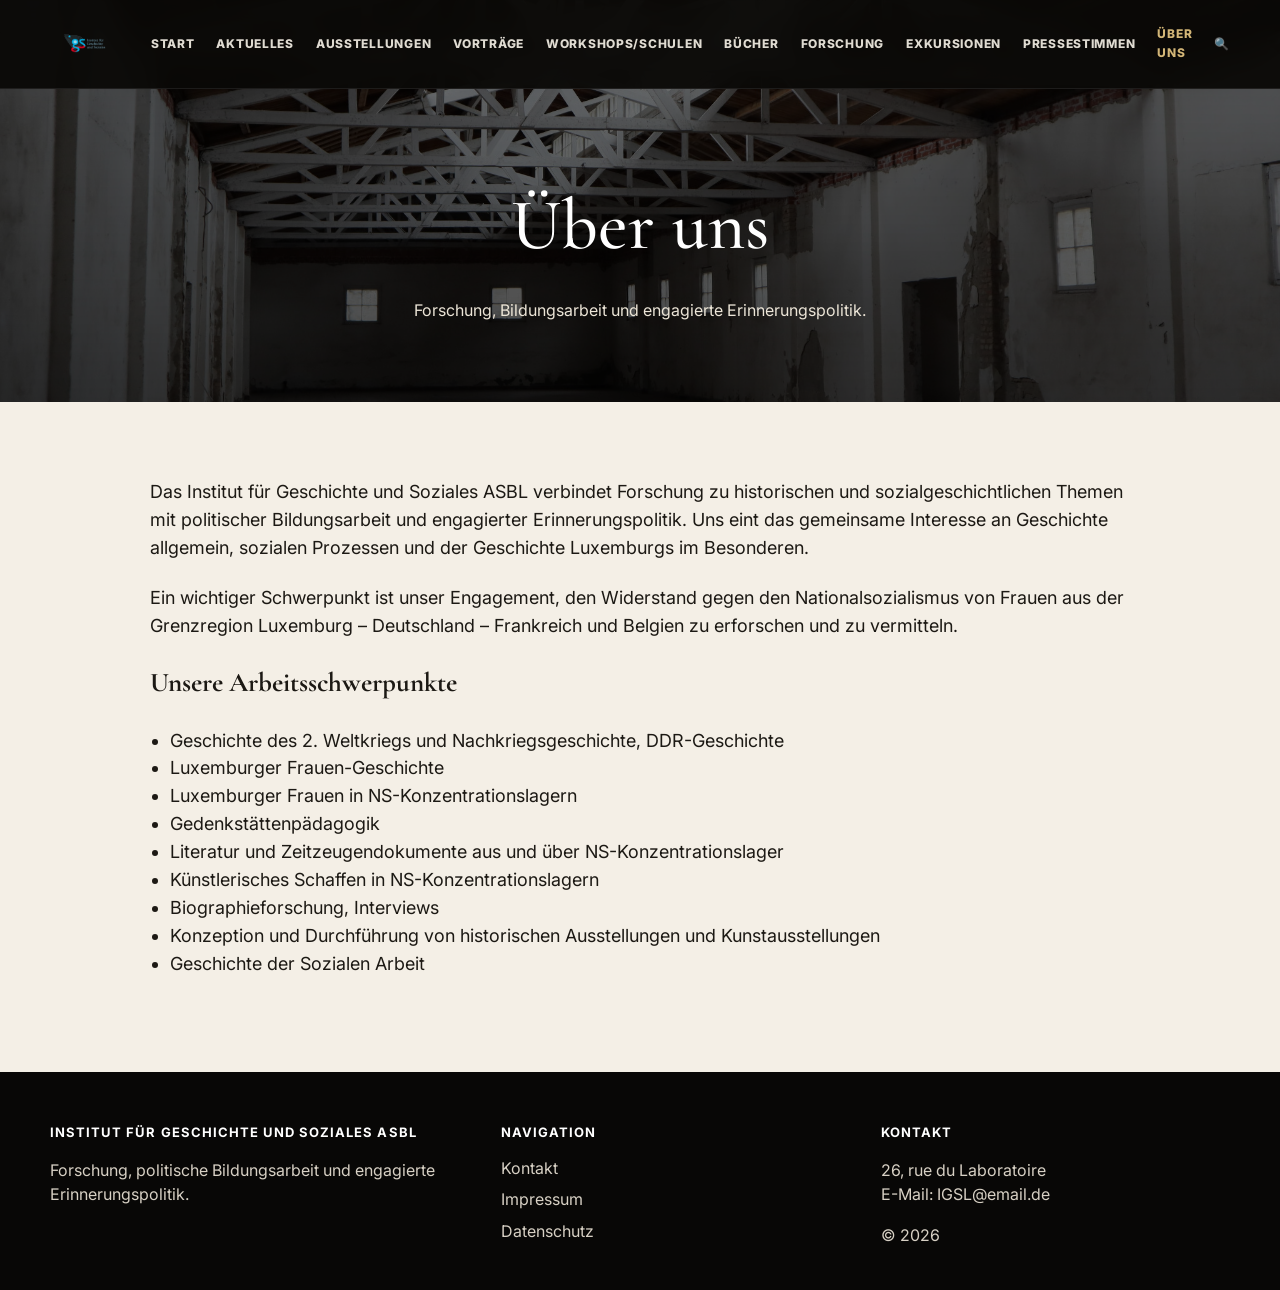
<file: ueber-uns.html>
<!doctype html>
<html lang="de">
<head>
  <meta charset="utf-8">
  <meta name="viewport" content="width=device-width, initial-scale=1">
  <title>Über uns | Institut für Geschichte und Soziales</title>
  <meta name="description" content="Institut für Geschichte und Soziales ASBL – Forschung, Ausstellungen, Vorträge und politische Bildungsarbeit.">
  <link rel="preconnect" href="https://fonts.googleapis.com">
  <link rel="preconnect" href="https://fonts.gstatic.com" crossorigin>
  <link href="https://fonts.googleapis.com/css2?family=Cormorant+Garamond:wght@400;500;600;700&family=Inter:wght@400;600;700;800;900&display=swap" rel="stylesheet">
  <link rel="stylesheet" href="assets/css/style.css">
</head>
<body>
<header class="topbar">
  <div class="container nav">
    <a class="logo" href="index.html">
  <img src="assets/img/logo/igs-logo.png"
       alt="Institut für Geschichte und Soziales"
       class="logo-image">
</a>
    <nav class="menu">
      <a class="" href="index.html">Start</a>
      <a class="" href="aktuelles.html">Aktuelles</a>
      <a class="" href="ausstellungen.html">Ausstellungen</a>
      <a class="" href="vortraege.html">Vorträge</a>
      <a class="" href="workshops.html">Workshops/Schulen</a>
      <a class="" href="buecher.html">Bücher</a>
      <a class="" href="forschung.html">Forschung</a>
      <a class="" href="exkursionen.html">Exkursionen</a>
      <a class="" href="presse.html">Pressestimmen</a>
      <a class="active" href="ueber-uns.html">Über uns</a>
      <a href="#">🔍</a>
    </nav>
    <button class="mobile-toggle" aria-label="Menü öffnen">☰</button>
  </div>
</header>
<main><section class="subhero" style="--hero-image:url('assets/img/hero/hero-01.jpg')"><div class="container"><h1>Über uns</h1><p>Forschung, Bildungsarbeit und engagierte Erinnerungspolitik.</p></div></section>
<section class="section"><div class="container prose">
<p>Das Institut für Geschichte und Soziales ASBL verbindet Forschung zu historischen und sozialgeschichtlichen Themen mit politischer Bildungsarbeit und engagierter Erinnerungspolitik. Uns eint das gemeinsame Interesse an Geschichte allgemein, sozialen Prozessen und der Geschichte Luxemburgs im Besonderen.</p>
<p>Ein wichtiger Schwerpunkt ist unser Engagement, den Widerstand gegen den Nationalsozialismus von Frauen aus der Grenzregion Luxemburg – Deutschland – Frankreich und Belgien zu erforschen und zu vermitteln.</p>
<h2 class="serif">Unsere Arbeitsschwerpunkte</h2>
<ul class="list-clean"><li>Geschichte des 2. Weltkriegs und Nachkriegsgeschichte, DDR-Geschichte</li><li>Luxemburger Frauen-Geschichte</li><li>Luxemburger Frauen in NS-Konzentrationslagern</li><li>Gedenkstättenpädagogik</li><li>Literatur und Zeitzeugendokumente aus und über NS-Konzentrationslager</li><li>Künstlerisches Schaffen in NS-Konzentrationslagern</li><li>Biographieforschung, Interviews</li><li>Konzeption und Durchführung von historischen Ausstellungen und Kunstausstellungen</li><li>Geschichte der Sozialen Arbeit</li></ul>
</div></section></main>
<footer class="footer">
  <div class="container footer-grid">
    <div>
      <h4>Institut für Geschichte und Soziales ASBL</h4>
      <p>Forschung, politische Bildungsarbeit und engagierte Erinnerungspolitik.</p>
    </div>
    <div>
      <h4>Navigation</h4>
      <a href="kontakt.html">Kontakt</a>
      <a href="impressum.html">Impressum</a>
      <a href="datenschutz.html">Datenschutz</a>
    </div>
    <div>
      <h4>Kontakt</h4>
      <p>26, rue du Laboratoire<br>E-Mail: IGSL@email.de</p>
      <p>© 2026</p>
    </div>
  </div>
</footer>
<script src="assets/js/main.js"></script>
</body>
</html>
</file>
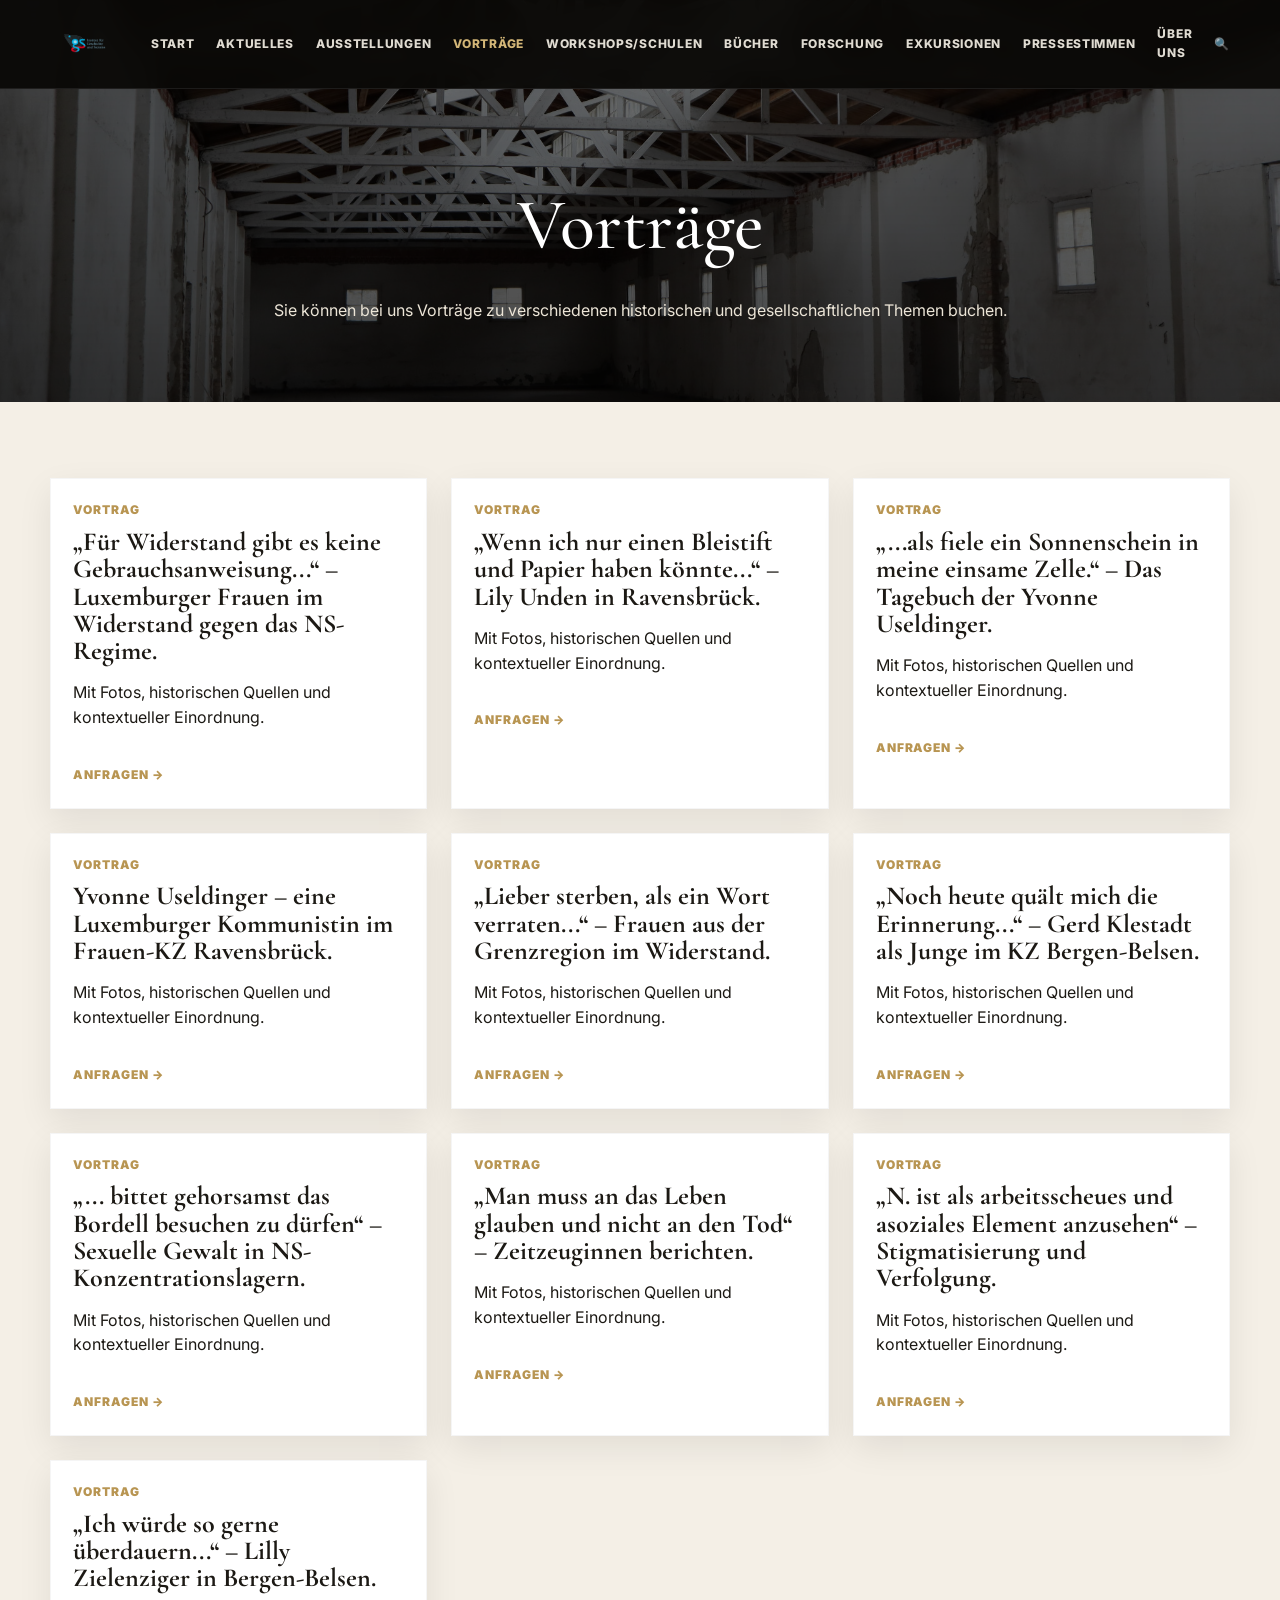
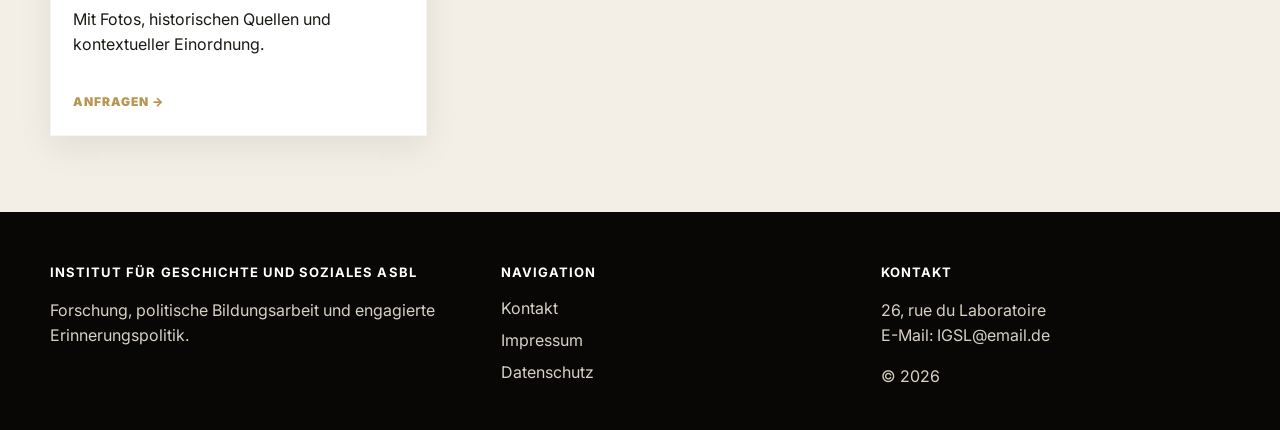
<file: vortraege.html>
<!doctype html>
<html lang="de">
<head>
  <meta charset="utf-8">
  <meta name="viewport" content="width=device-width, initial-scale=1">
  <title>Vorträge | Institut für Geschichte und Soziales</title>
  <meta name="description" content="Institut für Geschichte und Soziales ASBL – Forschung, Ausstellungen, Vorträge und politische Bildungsarbeit.">
  <link rel="preconnect" href="https://fonts.googleapis.com">
  <link rel="preconnect" href="https://fonts.gstatic.com" crossorigin>
  <link href="https://fonts.googleapis.com/css2?family=Cormorant+Garamond:wght@400;500;600;700&family=Inter:wght@400;600;700;800;900&display=swap" rel="stylesheet">
  <link rel="stylesheet" href="assets/css/style.css">
</head>
<body>
<header class="topbar">
  <div class="container nav">
    <a class="logo" href="index.html">
  <img src="assets/img/logo/igs-logo.png"
       alt="Institut für Geschichte und Soziales"
       class="logo-image">
</a>
    <nav class="menu">
      <a class="" href="index.html">Start</a>
      <a class="" href="aktuelles.html">Aktuelles</a>
      <a class="" href="ausstellungen.html">Ausstellungen</a>
      <a class="active" href="vortraege.html">Vorträge</a>
      <a class="" href="workshops.html">Workshops/Schulen</a>
      <a class="" href="buecher.html">Bücher</a>
      <a class="" href="forschung.html">Forschung</a>
      <a class="" href="exkursionen.html">Exkursionen</a>
      <a class="" href="presse.html">Pressestimmen</a>
      <a class="" href="ueber-uns.html">Über uns</a>
      <a href="#">🔍</a>
    </nav>
    <button class="mobile-toggle" aria-label="Menü öffnen">☰</button>
  </div>
</header>
<main><section class="subhero" style="--hero-image:url('assets/img/hero/hero-02.jpg')"><div class="container"><h1>Vorträge</h1><p>Sie können bei uns Vorträge zu verschiedenen historischen und gesellschaftlichen Themen buchen.</p></div></section>
<section class="section"><div class="container"><div class="grid grid-3">
<article class="content-card"><div class="content-body"><div class="kicker">Vortrag</div><h3>„Für Widerstand gibt es keine Gebrauchsanweisung...“ – Luxemburger Frauen im Widerstand gegen das NS-Regime.</h3><p>Mit Fotos, historischen Quellen und kontextueller Einordnung.</p><a class="link" href="kontakt.html">Anfragen →</a></div></article>
<article class="content-card"><div class="content-body"><div class="kicker">Vortrag</div><h3>„Wenn ich nur einen Bleistift und Papier haben könnte...“ – Lily Unden in Ravensbrück.</h3><p>Mit Fotos, historischen Quellen und kontextueller Einordnung.</p><a class="link" href="kontakt.html">Anfragen →</a></div></article>
<article class="content-card"><div class="content-body"><div class="kicker">Vortrag</div><h3>„...als fiele ein Sonnenschein in meine einsame Zelle.“ – Das Tagebuch der Yvonne Useldinger.</h3><p>Mit Fotos, historischen Quellen und kontextueller Einordnung.</p><a class="link" href="kontakt.html">Anfragen →</a></div></article>
<article class="content-card"><div class="content-body"><div class="kicker">Vortrag</div><h3>Yvonne Useldinger – eine Luxemburger Kommunistin im Frauen-KZ Ravensbrück.</h3><p>Mit Fotos, historischen Quellen und kontextueller Einordnung.</p><a class="link" href="kontakt.html">Anfragen →</a></div></article>
<article class="content-card"><div class="content-body"><div class="kicker">Vortrag</div><h3>„Lieber sterben, als ein Wort verraten...“ – Frauen aus der Grenzregion im Widerstand.</h3><p>Mit Fotos, historischen Quellen und kontextueller Einordnung.</p><a class="link" href="kontakt.html">Anfragen →</a></div></article>
<article class="content-card"><div class="content-body"><div class="kicker">Vortrag</div><h3>„Noch heute quält mich die Erinnerung...“ – Gerd Klestadt als Junge im KZ Bergen-Belsen.</h3><p>Mit Fotos, historischen Quellen und kontextueller Einordnung.</p><a class="link" href="kontakt.html">Anfragen →</a></div></article>
<article class="content-card"><div class="content-body"><div class="kicker">Vortrag</div><h3>„... bittet gehorsamst das Bordell besuchen zu dürfen“ – Sexuelle Gewalt in NS-Konzentrationslagern.</h3><p>Mit Fotos, historischen Quellen und kontextueller Einordnung.</p><a class="link" href="kontakt.html">Anfragen →</a></div></article>
<article class="content-card"><div class="content-body"><div class="kicker">Vortrag</div><h3>„Man muss an das Leben glauben und nicht an den Tod“ – Zeitzeuginnen berichten.</h3><p>Mit Fotos, historischen Quellen und kontextueller Einordnung.</p><a class="link" href="kontakt.html">Anfragen →</a></div></article>
<article class="content-card"><div class="content-body"><div class="kicker">Vortrag</div><h3>„N. ist als arbeitsscheues und asoziales Element anzusehen“ – Stigmatisierung und Verfolgung.</h3><p>Mit Fotos, historischen Quellen und kontextueller Einordnung.</p><a class="link" href="kontakt.html">Anfragen →</a></div></article>
<article class="content-card"><div class="content-body"><div class="kicker">Vortrag</div><h3>„Ich würde so gerne überdauern...“ – Lilly Zielenziger in Bergen-Belsen.</h3><p>Mit Fotos, historischen Quellen und kontextueller Einordnung.</p><a class="link" href="kontakt.html">Anfragen →</a></div></article></div></div></section></main>
<footer class="footer">
  <div class="container footer-grid">
    <div>
      <h4>Institut für Geschichte und Soziales ASBL</h4>
      <p>Forschung, politische Bildungsarbeit und engagierte Erinnerungspolitik.</p>
    </div>
    <div>
      <h4>Navigation</h4>
      <a href="kontakt.html">Kontakt</a>
      <a href="impressum.html">Impressum</a>
      <a href="datenschutz.html">Datenschutz</a>
    </div>
    <div>
      <h4>Kontakt</h4>
      <p>26, rue du Laboratoire<br>E-Mail: IGSL@email.de</p>
      <p>© 2026</p>
    </div>
  </div>
</footer>
<script src="assets/js/main.js"></script>
</body>
</html>
</file>
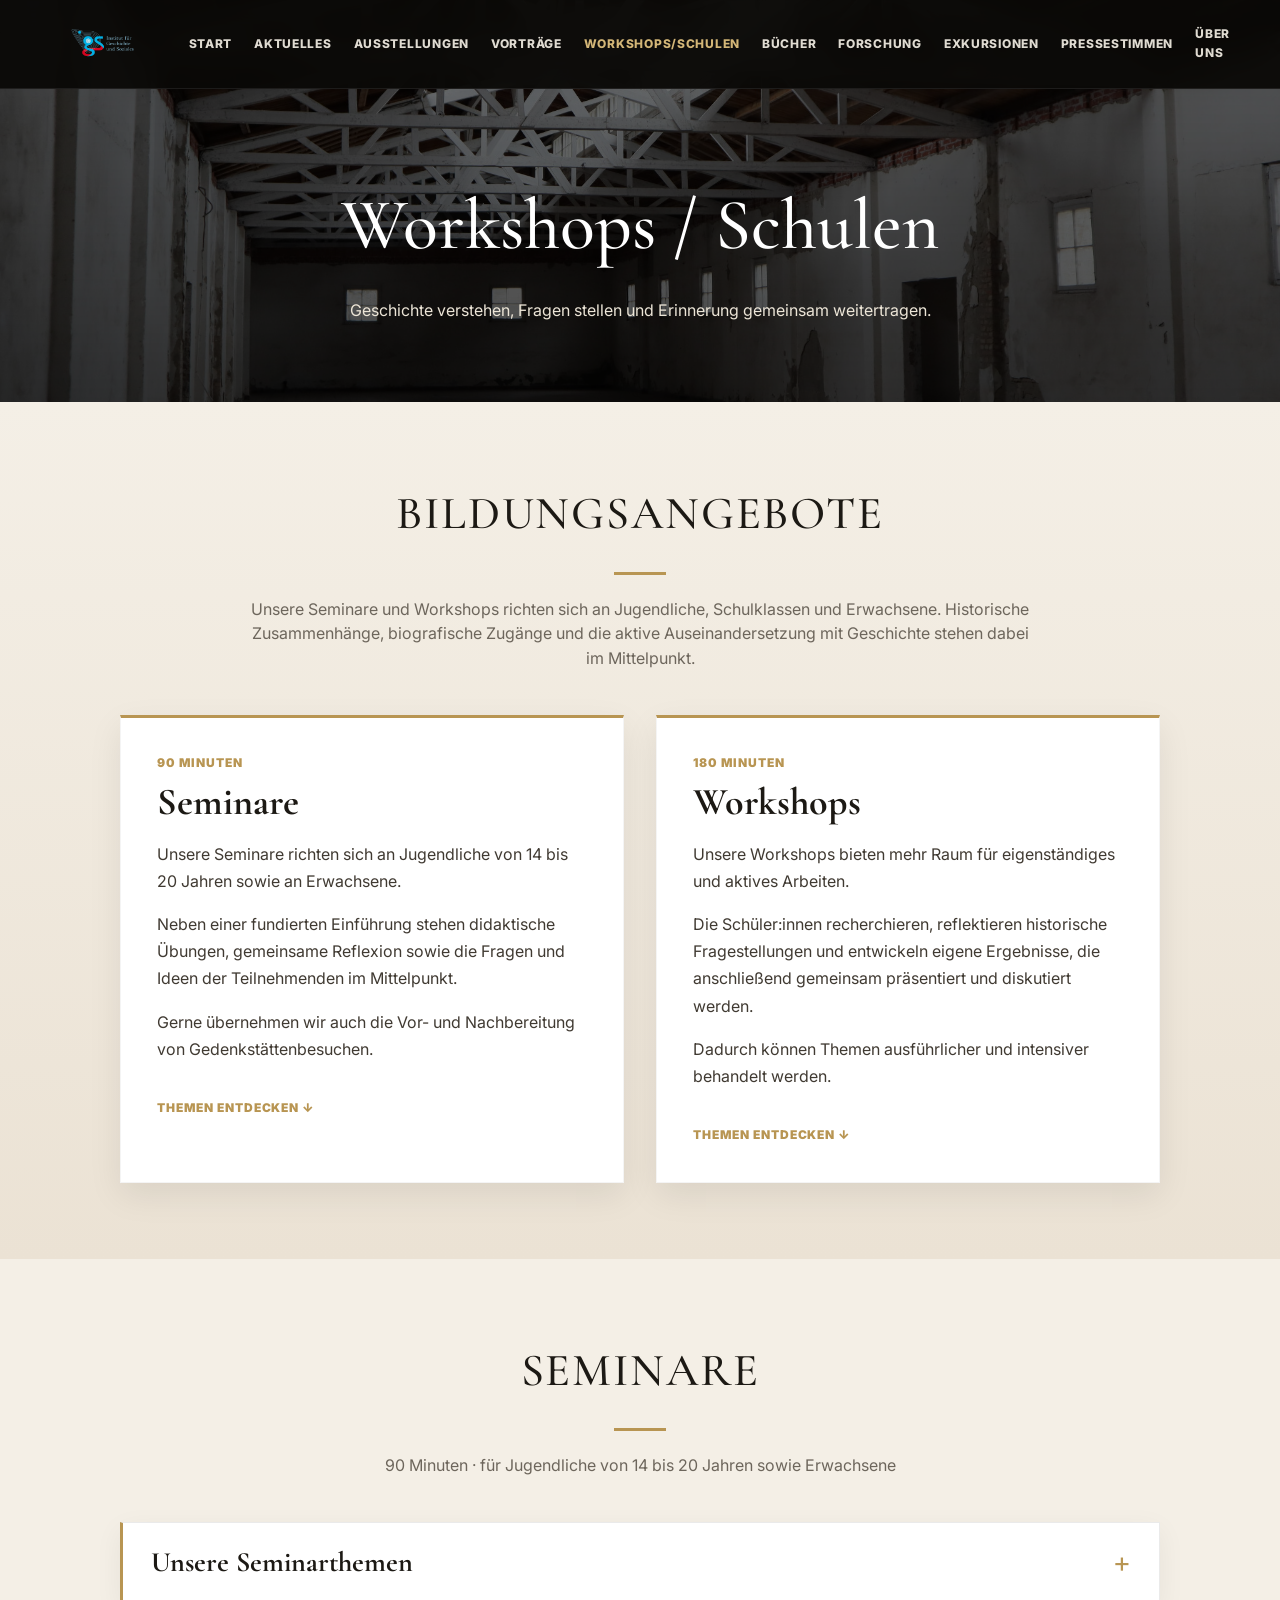
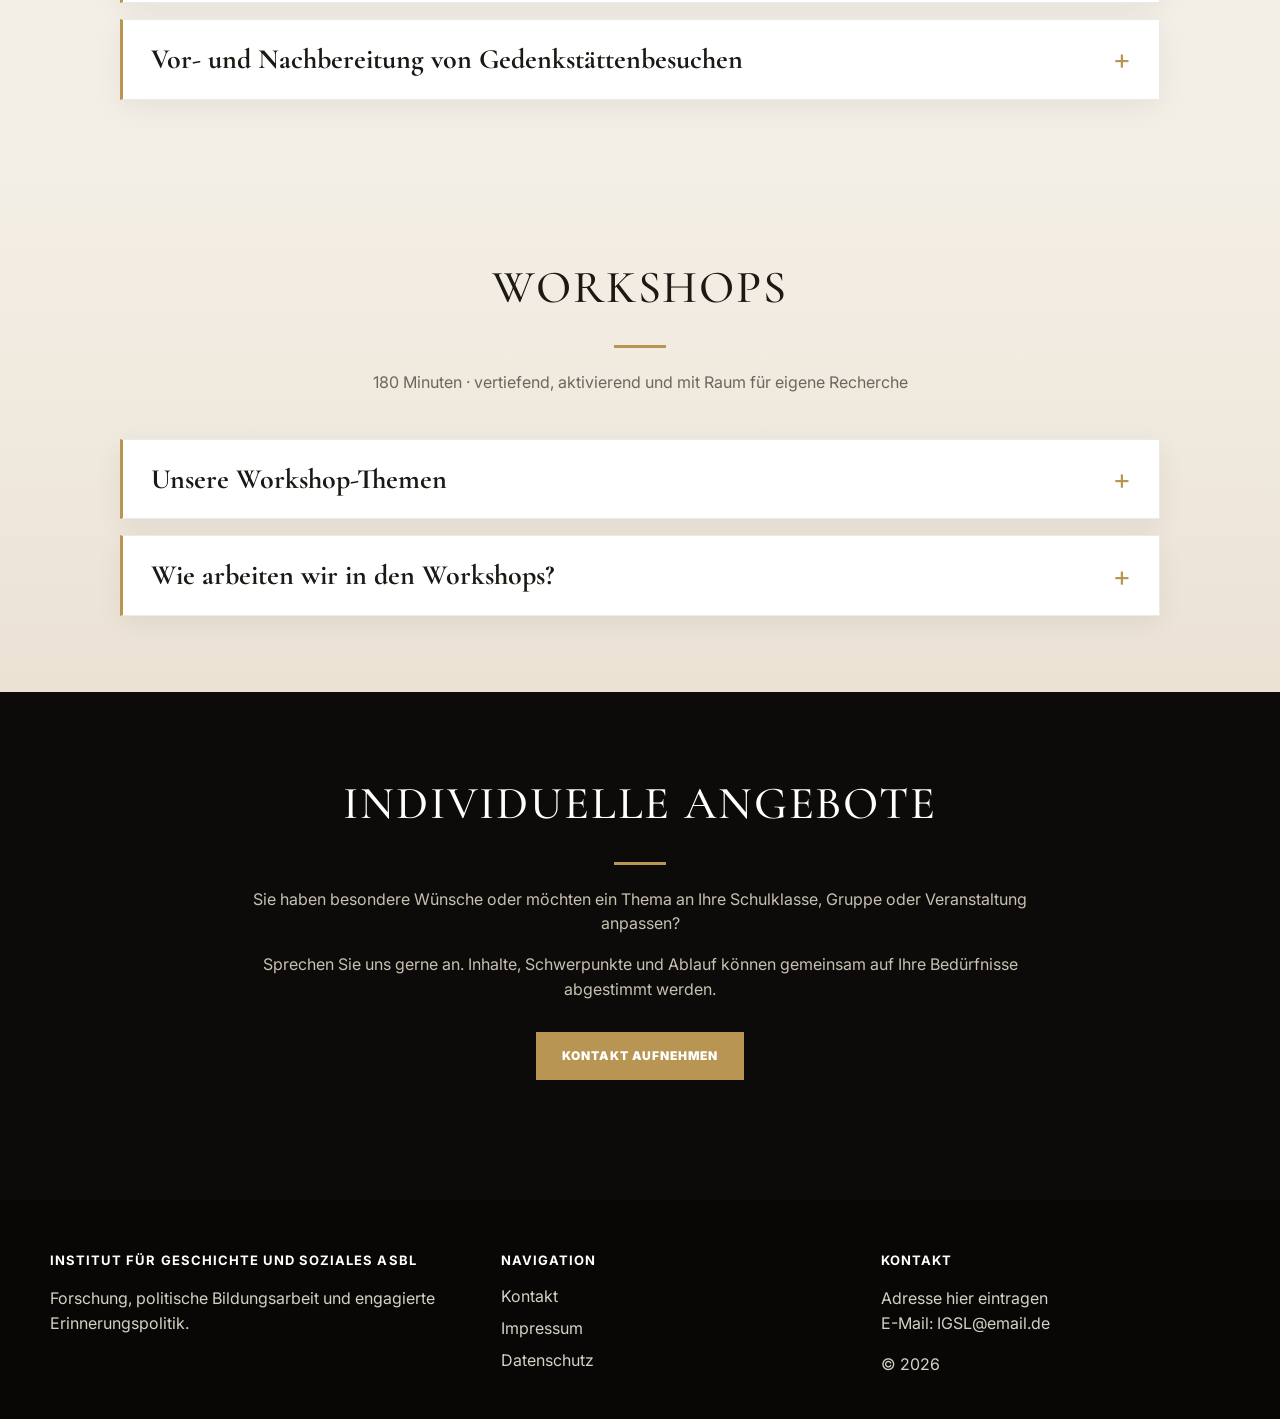
<file: workshops.html>
<!doctype html>
<html lang="de">

<head>
  <meta charset="utf-8">
  <meta name="viewport" content="width=device-width, initial-scale=1">

  <title>Workshops / Schulen | Institut für Geschichte und Soziales</title>

  <meta name="description"
        content="Seminare und Workshops des Instituts für Geschichte und Soziales ASBL für Schulen, Jugendliche und Erwachsene.">

  <link rel="preconnect" href="https://fonts.googleapis.com">
  <link rel="preconnect" href="https://fonts.gstatic.com" crossorigin>

  <link href="https://fonts.googleapis.com/css2?family=Cormorant+Garamond:wght@400;500;600;700&family=Inter:wght@400;600;700;800;900&display=swap"
        rel="stylesheet">

  <link rel="stylesheet" href="assets/css/style.css">
</head>


<body>


<!-- =========================
     HEADER
========================= -->

<header class="topbar">

  <div class="container nav">

    <a class="logo" href="index.html">
  <img src="assets/img/logo/igs-logo.png"
       alt="Institut für Geschichte und Soziales"
       class="logo-image">
</a>


    <nav class="menu">

      <a href="index.html">Start</a>

      <a href="aktuelles.html">Aktuelles</a>

      <a href="ausstellungen.html">Ausstellungen</a>

      <a href="vortraege.html">Vorträge</a>

      <a class="active" href="workshops.html">Workshops/Schulen</a>

      <a href="buecher.html">Bücher</a>

      <a href="forschung.html">Forschung</a>

      <a href="exkursionen.html">Exkursionen</a>

      <a href="presse.html">Pressestimmen</a>

      <a href="ueber-uns.html">Über uns</a>

    </nav>


    <button class="mobile-toggle" aria-label="Menü öffnen">
      ☰
    </button>

  </div>

</header>



<main>


<!-- =========================
     HERO
========================= -->

<section class="subhero">

  <div class="container">

    <h1>Workshops / Schulen</h1>

    <p>
      Geschichte verstehen, Fragen stellen und Erinnerung gemeinsam weitertragen.
    </p>

  </div>

</section>



<!-- =========================
     INTRO
========================= -->

<section class="section soft">

  <div class="container">


    <div class="section-title">

      <h2>Bildungsangebote</h2>

      <div class="gold-line"></div>

      <p>
        Unsere Seminare und Workshops richten sich an Jugendliche,
        Schulklassen und Erwachsene. Historische Zusammenhänge,
        biografische Zugänge und die aktive Auseinandersetzung
        mit Geschichte stehen dabei im Mittelpunkt.
      </p>

    </div>



    <div class="grid grid-2 education-intro">


      <!-- SEMINARE -->

      <article class="content-card">

        <div class="content-body">

          <div class="kicker">
            90 Minuten
          </div>

          <h3>Seminare</h3>

          <p>
            Unsere Seminare richten sich an Jugendliche von 14 bis 20 Jahren
            sowie an Erwachsene.
          </p>

          <p>
            Neben einer fundierten Einführung stehen didaktische Übungen,
            gemeinsame Reflexion sowie die Fragen und Ideen der
            Teilnehmenden im Mittelpunkt.
          </p>

          <p>
            Gerne übernehmen wir auch die Vor- und Nachbereitung von
            Gedenkstättenbesuchen.
          </p>

          <a class="link" href="#seminare">
            Themen entdecken ↓
          </a>

        </div>

      </article>



      <!-- WORKSHOPS -->

      <article class="content-card">

        <div class="content-body">

          <div class="kicker">
            180 Minuten
          </div>

          <h3>Workshops</h3>

          <p>
            Unsere Workshops bieten mehr Raum für eigenständiges und
            aktives Arbeiten.
          </p>

          <p>
            Die Schüler:innen recherchieren, reflektieren historische
            Fragestellungen und entwickeln eigene Ergebnisse,
            die anschließend gemeinsam präsentiert und diskutiert werden.
          </p>

          <p>
            Dadurch können Themen ausführlicher und intensiver
            behandelt werden.
          </p>

          <a class="link" href="#workshops">
            Themen entdecken ↓
          </a>

        </div>

      </article>


    </div>

  </div>

</section>



<!-- =========================
     SEMINARE
========================= -->

<section class="section" id="seminare">

  <div class="container">


    <div class="section-title">

      <h2>Seminare</h2>

      <div class="gold-line"></div>

      <p>
        90 Minuten · für Jugendliche von 14 bis 20 Jahren sowie Erwachsene
      </p>

    </div>



    <div class="accordion">


      <!-- SEMINARTHEMEN -->

      <div class="acc-item">

        <div class="acc-head">

          <h3>Unsere Seminarthemen</h3>

          <span>+</span>

        </div>


        <div class="acc-content">

          <ul>

            <li>
              Luxemburger Frauen im Zweiten Weltkrieg zwischen Widerstand,
              Verfolgung und Inhaftierung
            </li>

            <li>
              Das Frauen-Konzentrationslager Ravensbrück und seine
              Nebenlager in Geschichte und Gegenwart
            </li>

            <li>
              Biografische Forschungen:
              Vergessene Luxemburger Resistenzlerinnen
            </li>

            <li>
              Gerd Klestadt als Häftling im Konzentrationslager Bergen-Belsen
            </li>

            <li>
              Nürnberger Gesetze und Kriegsverbrecherprozesse
            </li>

            <li>
              Als „asozial“ stigmatisierte und verfolgte Häftlinge
              während des Zweiten Weltkriegs
            </li>

            <li>
              Schreiben unter extremen Bedingungen:
              Tagebücher aus NS-Konzentrationslagern
            </li>

            <li>
              „Dann habe ich keinen Hunger mehr gespürt...“ –
              Kunst als Überlebensmittel in NS-Konzentrationslagern
            </li>

            <li>
              Die Luxemburger Resistenzlerin und Künstlerin Lily Unden
            </li>

            <li>
              Die Luxemburger Resistenzlerin Madeleine Weis-Bauler
            </li>

            <li>
              Die Kommunistin Yvonne Useldinger
              im Konzentrationslager Ravensbrück
            </li>

          </ul>

        </div>

      </div>



      <!-- GEDENKSTÄTTEN -->

      <div class="acc-item">

        <div class="acc-head">

          <h3>
            Vor- und Nachbereitung von Gedenkstättenbesuchen
          </h3>

          <span>+</span>

        </div>


        <div class="acc-content">

          <p>
            Gerne bereiten wir Schulklassen auf den Besuch einer
            Gedenkstätte vor.
          </p>

          <p>
            Ebenso wichtig kann eine anschließende Nachbereitung sein,
            damit Schüler:innen ihre Eindrücke, Beobachtungen und Fragen
            einordnen und nachhaltig verarbeiten können.
          </p>

        </div>

      </div>


    </div>

  </div>

</section>



<!-- =========================
     WORKSHOPS
========================= -->

<section class="section soft" id="workshops">

  <div class="container">


    <div class="section-title">

      <h2>Workshops</h2>

      <div class="gold-line"></div>

      <p>
        180 Minuten · vertiefend, aktivierend und mit Raum für eigene Recherche
      </p>

    </div>



    <div class="accordion">


      <!-- WORKSHOP THEMEN -->

      <div class="acc-item">

        <div class="acc-head">

          <h3>Unsere Workshop-Themen</h3>

          <span>+</span>

        </div>


        <div class="acc-content">

          <ul>

            <li>
              Luxemburger Frauen im Zweiten Weltkrieg zwischen Widerstand,
              Verfolgung und Inhaftierung
            </li>

            <li>
              Das Frauen-Konzentrationslager Ravensbrück und seine
              Nebenlager in Geschichte und Gegenwart
            </li>

            <li>
              Biografische Forschungen:
              Vergessene Luxemburger Resistenzlerinnen
            </li>

            <li>
              Gerd Klestadt als Häftling im Konzentrationslager Bergen-Belsen
            </li>

            <li>
              Erinnerung an die Nürnberger Gesetze und die
              Nürnberger Kriegsverbrecherprozesse
            </li>

            <li>
              Als „asozial“ stigmatisierte und verfolgte Häftlinge
              während des Zweiten Weltkriegs
            </li>

            <li>
              Schreiben unter extremen Bedingungen:
              Tagebücher aus NS-Konzentrationslagern
            </li>

            <li>
              Zeitzeugenberichte von Luxemburger Frauen
              aus dem Zweiten Weltkrieg
            </li>

            <li>
              „Dann habe ich keinen Hunger mehr gespürt...“ –
              Kunst als Überlebensmittel im Konzentrationslager
            </li>

            <li>
              Werkstatt Kunst und Geschichte
            </li>

          </ul>

        </div>

      </div>



      <!-- ARBEITSWEISE -->

      <div class="acc-item">

        <div class="acc-head">

          <h3>Wie arbeiten wir in den Workshops?</h3>

          <span>+</span>

        </div>


        <div class="acc-content">

          <p>
            Durch die längere Dauer können historische Themen
            ausführlicher behandelt werden.
          </p>

          <p>
            Die Teilnehmenden arbeiten mit Quellen, Biografien,
            Bildern und weiteren historischen Materialien.
          </p>

          <p>
            Sie recherchieren selbst, diskutieren ihre Beobachtungen,
            entwickeln eigene Fragestellungen und präsentieren
            anschließend Ergebnisse ihrer Arbeit.
          </p>

        </div>

      </div>


    </div>

  </div>

</section>



<!-- =========================
     INDIVIDUELLE ANGEBOTE
========================= -->

<section class="section dark">

  <div class="container">


    <div class="section-title">

      <h2>Individuelle Angebote</h2>

      <div class="gold-line"></div>

      <p>
        Sie haben besondere Wünsche oder möchten ein Thema
        an Ihre Schulklasse, Gruppe oder Veranstaltung anpassen?
      </p>

      <p>
        Sprechen Sie uns gerne an. Inhalte, Schwerpunkte und Ablauf
        können gemeinsam auf Ihre Bedürfnisse abgestimmt werden.
      </p>


      <div style="margin-top:30px">

        <a class="btn" href="kontakt.html">
          Kontakt aufnehmen
        </a>

      </div>

    </div>

  </div>

</section>


</main>



<!-- =========================
     FOOTER
========================= -->

<footer class="footer">

  <div class="container footer-grid">


    <div>

      <h4>
        Institut für Geschichte und Soziales ASBL
      </h4>

      <p>
        Forschung, politische Bildungsarbeit
        und engagierte Erinnerungspolitik.
      </p>

    </div>


    <div>

      <h4>Navigation</h4>

      <a href="kontakt.html">Kontakt</a>

      <a href="impressum.html">Impressum</a>

      <a href="datenschutz.html">Datenschutz</a>

    </div>


    <div>

      <h4>Kontakt</h4>

      <p>
        Adresse hier eintragen<br>
        E-Mail: IGSL@email.de
      </p>

      <p>
        © 2026
      </p>

    </div>


  </div>

</footer>



<script src="assets/js/main.js"></script>

</body>
</html>
</file>
<file: assets/css/style.css>
:root{
  --bg:#0c0b09;
  --bg-soft:#15130f;
  --paper:#f4efe6;
  --paper-2:#ebe2d4;
  --ink:#1c1914;
  --muted:#6d665c;
  --gold:#b89552;
  --gold-light:#d3b677;
  --line:rgba(184,149,82,.35);
  --white:#fff;
  --shadow:0 20px 50px rgba(0,0,0,.25);
}

*{box-sizing:border-box}

html{scroll-behavior:smooth}

body{
  margin:0;
  font-family:Inter, Arial, sans-serif;
  background:var(--paper);
  color:var(--ink);
  line-height:1.55;
}

img{
  max-width:100%;
  display:block;
}

a{
  color:inherit;
  text-decoration:none;
}

.container{
  width:min(1180px,calc(100% - 40px));
  margin:auto;
}

.serif{
  font-family:"Cormorant Garamond", Georgia, serif;
}


/* =========================
   HEADER / NAVIGATION
========================= */

.topbar{
  position:fixed;
  top:0;
  left:0;
  right:0;
  z-index:50;
  background:rgba(10,9,7,.94);
  backdrop-filter:blur(12px);
  border-bottom:1px solid rgba(255,255,255,.08);
}

.nav{
  height:88px;
  display:flex;
  align-items:center;
  justify-content:space-between;
  gap:28px;
}

.logo{
  display:flex;
  align-items:center;
  gap:14px;
  color:#fff;
  font-family:"Cormorant Garamond", Georgia, serif;
  font-weight:700;
  letter-spacing:.06em;
  text-transform:uppercase;
  line-height:1.05;
}

.logo-mark{
  width:42px;
  height:42px;
  border:1px solid var(--gold);
  border-radius:50%;
  display:grid;
  place-items:center;
  color:var(--gold);
  font-size:24px;
}

.menu{
  display:flex;
  align-items:center;
  gap:22px;
  font-size:12px;
  text-transform:uppercase;
  font-weight:800;
  letter-spacing:.06em;
  color:#f7f2e8;
}

.menu a{
  opacity:.9;
}

.menu a:hover,
.menu a.active{
  color:var(--gold-light);
  opacity:1;
}

.mobile-toggle{
  display:none;
  background:none;
  border:0;
  color:white;
  font-size:28px;
}


/* =========================
   HOME HERO
========================= */

.hero{
  min-height:670px;
  padding-top:88px;
  position:relative;
  overflow:hidden;
  background:#111;
  color:white;
  display:grid;
  place-items:center;
  text-align:center;
}

.hero::before{
  content:"";
  position:absolute;
  inset:0;

  background:
    linear-gradient(rgba(0,0,0,.35),rgba(0,0,0,.55)),
    url('../img/hero/hero-01.jpg');

  background-size:cover;
  background-position:center;

  filter:grayscale(1) contrast(1.08);
  transform:scale(1.02);
}

.hero::after{
  content:"";
  position:absolute;
  inset:auto 0 0 0;
  height:160px;
  background:linear-gradient(transparent,rgba(0,0,0,.75));
}

.hero-inner{
  position:relative;
  z-index:2;
  width:min(880px,calc(100% - 40px));
  padding:70px 0;
}

.hero h1{
  font-family:"Cormorant Garamond", Georgia, serif;
  font-size:clamp(42px,6vw,74px);
  line-height:1.05;
  font-weight:500;
  margin:0 0 24px;
}


/* =========================
   SUBPAGE HERO
========================= */

.subhero{
  padding:170px 0 80px;

  background:
    linear-gradient(rgba(0,0,0,.55),rgba(0,0,0,.72)),
    url('../img/hero/hero-01.jpg');

  background-size:cover;
  background-position:center;

  color:white;
  text-align:center;
  filter:none;
}

.subhero h1{
  font-family:"Cormorant Garamond", Georgia, serif;
  font-size:clamp(44px,6vw,72px);
  font-weight:500;
  margin:0;
}

.subhero p{
  max-width:760px;
  margin:16px auto 0;
  color:#ece5d7;
}


/* =========================
   GENERAL
========================= */

.gold-line{
  width:52px;
  height:3px;
  background:var(--gold);
  margin:22px auto;
}

.btn{
  display:inline-flex;
  align-items:center;
  justify-content:center;
  gap:10px;

  border:1px solid var(--gold);
  background:var(--gold);
  color:white;

  padding:14px 25px;

  font-size:12px;
  text-transform:uppercase;
  font-weight:900;
  letter-spacing:.08em;

  transition:.2s;
}

.btn:hover{
  transform:translateY(-2px);
  box-shadow:0 12px 30px rgba(184,149,82,.3);
}

.btn.ghost{
  background:transparent;
  color:var(--gold);
}

.btn.ghost:hover{
  background:var(--gold);
  color:white;
}


/* =========================
   SECTIONS
========================= */

.section{
  padding:76px 0;
}

.section.dark{
  background:var(--bg);
  color:white;
}

.section.soft{
  background:linear-gradient(180deg,var(--paper),var(--paper-2));
}

.section-title{
  text-align:center;
  margin:0 0 44px;
}

.section-title h2{
  font-family:"Cormorant Garamond", Georgia, serif;
  font-size:clamp(32px,4vw,46px);
  font-weight:500;
  text-transform:uppercase;
  letter-spacing:.04em;
  margin:0;
}

.section-title p{
  max-width:780px;
  margin:16px auto 0;
  color:var(--muted);
}

.dark .section-title p{
  color:#c8c0b1;
}


/* =========================
   GRID
========================= */

.grid{
  display:grid;
  gap:24px;
}

.grid-2{
  grid-template-columns:repeat(2,1fr);
}

.grid-3{
  grid-template-columns:repeat(3,1fr);
}

.grid-4{
  grid-template-columns:repeat(4,1fr);
}


/* =========================
   BOOKS
========================= */

.books-feature{
  display:grid;
  grid-template-columns:1fr 1fr;
  gap:70px;
  align-items:center;
}

.book-card{
  display:grid;
  grid-template-columns:260px 1fr;
  gap:42px;
  align-items:center;
}

.book-cover{
  width:260px;
  max-width:100%;
  display:block;
  background:none !important;
  box-shadow:none !important;
  position:relative;
  overflow:visible;
  filter:drop-shadow(0 28px 45px rgba(0,0,0,.22));
}

.book-title{
  font-family:"Cormorant Garamond", Georgia, serif;
  font-size:34px;
  line-height:1.12;
  margin:0 0 14px;
}

.book-author{
  color:#4b443b;
  font-weight:700;
  margin-bottom:24px;
}

.book-card p{
  font-size:16px;
  line-height:1.65;
  max-width:360px;
}


/* =========================
   CARDS / NEWS
========================= */

.news-card,
.content-card{
  background:#fff;
  box-shadow:0 12px 32px rgba(0,0,0,.08);
  border:1px solid rgba(0,0,0,.04);
  overflow:hidden;
}

.news-img,
.section-card-img{
  height:190px;
  width:100%;
  object-fit:cover;
  display:block;
  filter:grayscale(.75);
}

.news-body,
.content-body{
  padding:22px;
}

.kicker{
  font-size:12px;
  text-transform:uppercase;
  letter-spacing:.08em;
  font-weight:900;
  color:var(--gold);
  margin-bottom:8px;
}

.news-body h3,
.content-body h3{
  font-family:"Cormorant Garamond", Georgia, serif;
  font-size:26px;
  line-height:1.05;
  margin:0 0 12px;
}

.meta{
  font-size:13px;
  color:var(--muted);
  display:grid;
  gap:4px;
  margin-top:16px;
}

.link{
  display:inline-flex;
  margin-top:20px;
  color:var(--gold);
  font-weight:900;
  font-size:12px;
  text-transform:uppercase;
  letter-spacing:.08em;
}


/* =========================
   SEMINARE / WORKSHOPS
========================= */

.education-intro{
  max-width:1040px;
  margin:0 auto;
  gap:32px;
}

.education-intro .content-card{
  height:100%;
  border-top:3px solid var(--gold);
  transition:
    transform .25s ease,
    box-shadow .25s ease;
}

.education-intro .content-card:hover{
  transform:translateY(-4px);
  box-shadow:0 18px 42px rgba(0,0,0,.12);
}

.education-intro .content-body{
  padding:36px;
}

.education-intro .content-body h3{
  font-size:38px;
  margin-bottom:18px;
}

.education-intro .content-body p{
  color:#403a32;
  line-height:1.7;
}

.education-intro .kicker{
  margin-bottom:10px;
}


/* =========================
   ACCORDION
========================= */

.accordion{
  max-width:1040px;
  margin:30px auto 0;
  display:grid;
  gap:16px;
}

.acc-item{
  background:#fff;
  border:1px solid rgba(0,0,0,.08);
  border-left:3px solid var(--gold);
  box-shadow:0 8px 28px rgba(0,0,0,.06);
  overflow:hidden;
}

.acc-head{
  padding:24px 28px;
  cursor:pointer;

  display:flex;
  justify-content:space-between;
  gap:20px;
  align-items:center;

  transition:background .2s ease;
}

.acc-head:hover{
  background:#faf7f1;
}

.acc-head h3{
  font-family:"Cormorant Garamond", Georgia, serif;
  font-size:28px;
  margin:0;
  line-height:1.1;
}

.acc-head span{
  color:var(--gold);
  font-size:28px;
  line-height:1;
  font-weight:400;
  transition:transform .25s ease;
}

.acc-content{
  display:none;
  padding:0 28px 28px;
  color:#332e27;
  line-height:1.7;
}

.acc-item.open .acc-content{
  display:block;
}

.acc-item.open .acc-head span{
  transform:rotate(45deg);
}

.acc-content p{
  margin:0 0 16px;
}

.acc-content p:last-child{
  margin-bottom:0;
}

.acc-content ul{
  margin:10px 0 0;
  padding-left:22px;
}

.acc-content li{
  margin:0 0 13px;
  padding-left:5px;
}

.acc-content li::marker{
  color:var(--gold);
}


/* =========================
   FEATURE TILES
========================= */

.feature-tiles{
  display:grid;
  grid-template-columns:repeat(5,1fr);
}

.tile{
  min-height:330px;
  position:relative;
  color:white;
  padding:34px 24px;

  display:flex;
  flex-direction:column;
  justify-content:flex-end;

  overflow:hidden;

  border-right:1px solid rgba(255,255,255,.2);
}

.tile::before{
  content:"";
  position:absolute;
  inset:0;

  background-size:cover;
  background-position:center;

  filter:grayscale(1);
  transition:.3s;
}

.tile:nth-child(1)::before{
  background-image:
    linear-gradient(rgba(0,0,0,.35),rgba(0,0,0,.82)),
    url("../img/sections/ausstellungen.jpg");
}

.tile:nth-child(2)::before{
  background-image:
    linear-gradient(rgba(0,0,0,.35),rgba(0,0,0,.82)),
    url("../img/sections/vortraege.jpg");
}

.tile:nth-child(3)::before{
  background-image:
    linear-gradient(rgba(0,0,0,.35),rgba(0,0,0,.82)),
    url("../img/sections/workshops.jpg");
}

.tile:nth-child(4)::before{
  background-image:
    linear-gradient(rgba(0,0,0,.35),rgba(0,0,0,.82)),
    url("../img/sections/buecher.jpg");
}

.tile:nth-child(5)::before{
  background-image:
    linear-gradient(rgba(0,0,0,.35),rgba(0,0,0,.82)),
    url("../img/sections/forschung.jpg");
}

.tile:hover::before{
  transform:scale(1.05);
  filter:grayscale(.35);
}

.tile>*{
  position:relative;
}

.tile h3{
  font-size:22px;
  text-transform:uppercase;
  margin:0 0 12px;
}

.tile p{
  font-size:14px;
  color:#e7dfd2;
}


/* =========================
   QUOTE
========================= */

.quote-band{
  background:linear-gradient(90deg,#16130e,#27231a);
  color:white;
  padding:48px 0;
}

.quote{
  font-family:"Cormorant Garamond", Georgia, serif;
  font-size:32px;
  text-align:center;
  margin:0;
}


/* =========================
   TEXT / CONTENT
========================= */

.prose{
  font-size:18px;
  max-width:980px;
  margin:auto;
}

.prose p{
  margin:0 0 22px;
}

.list-clean{
  padding-left:20px;
}

.two-col{
  display:grid;
  grid-template-columns:1fr 1fr;
  gap:36px;
  align-items:start;
}


/* =========================
   TIMELINE
========================= */

.timeline{
  display:grid;
  gap:18px;
  max-width:980px;
  margin:auto;
}

.timeline-item{
  display:grid;
  grid-template-columns:120px 1fr;
  gap:24px;

  background:#fff;
  padding:24px;

  border-left:4px solid var(--gold);
  box-shadow:0 8px 28px rgba(0,0,0,.06);
}


/* =========================
   FOOTER
========================= */

.footer{
  background:#080706;
  color:#d7d0c4;
  padding:50px 0 26px;
}

.footer-grid{
  display:grid;
  grid-template-columns:1.2fr 1fr 1fr;
  gap:32px;
}

.footer h4{
  color:white;
  margin:0 0 14px;
  text-transform:uppercase;
  font-size:13px;
  letter-spacing:.08em;
}

.footer a{
  display:block;
  color:#d7d0c4;
  margin:7px 0;
}


/* =========================
   TABLET
========================= */

@media (max-width:980px){

  .menu{
    display:none;
    position:absolute;
    top:88px;
    left:0;
    right:0;
    background:#0b0a08;
    flex-direction:column;
    align-items:flex-start;
    padding:24px;
  }

  .menu.open{
    display:flex;
  }

  .mobile-toggle{
    display:block;
  }

  .books-feature,
  .book-card,
  .two-col{
    grid-template-columns:1fr;
  }

  .grid-3,
  .grid-4{
    grid-template-columns:1fr 1fr;
  }

  .feature-tiles{
    grid-template-columns:1fr 1fr;
  }

  .footer-grid{
    grid-template-columns:1fr;
  }
}


/* =========================
   MOBILE
========================= */

@media (max-width:760px){

  .grid-2{
    grid-template-columns:1fr;
  }

  .education-intro{
    max-width:620px;
  }

  .education-intro .content-body{
    padding:28px;
  }

  .education-intro .content-body h3{
    font-size:34px;
  }
}


@media (max-width:640px){

  .nav{
    height:76px;
  }

  .hero{
    padding-top:76px;
    min-height:600px;
  }

  .grid-3,
  .grid-4,
  .feature-tiles{
    grid-template-columns:1fr;
  }

  .book-cover{
    max-width:220px;
  }

  .timeline-item{
    grid-template-columns:1fr;
  }

  .section{
    padding:58px 0;
  }

  .acc-head{
    padding:20px;
  }

  .acc-content{
    padding:0 20px 22px;
  }

  .acc-head h3{
    font-size:24px;
  }
}
</file>
